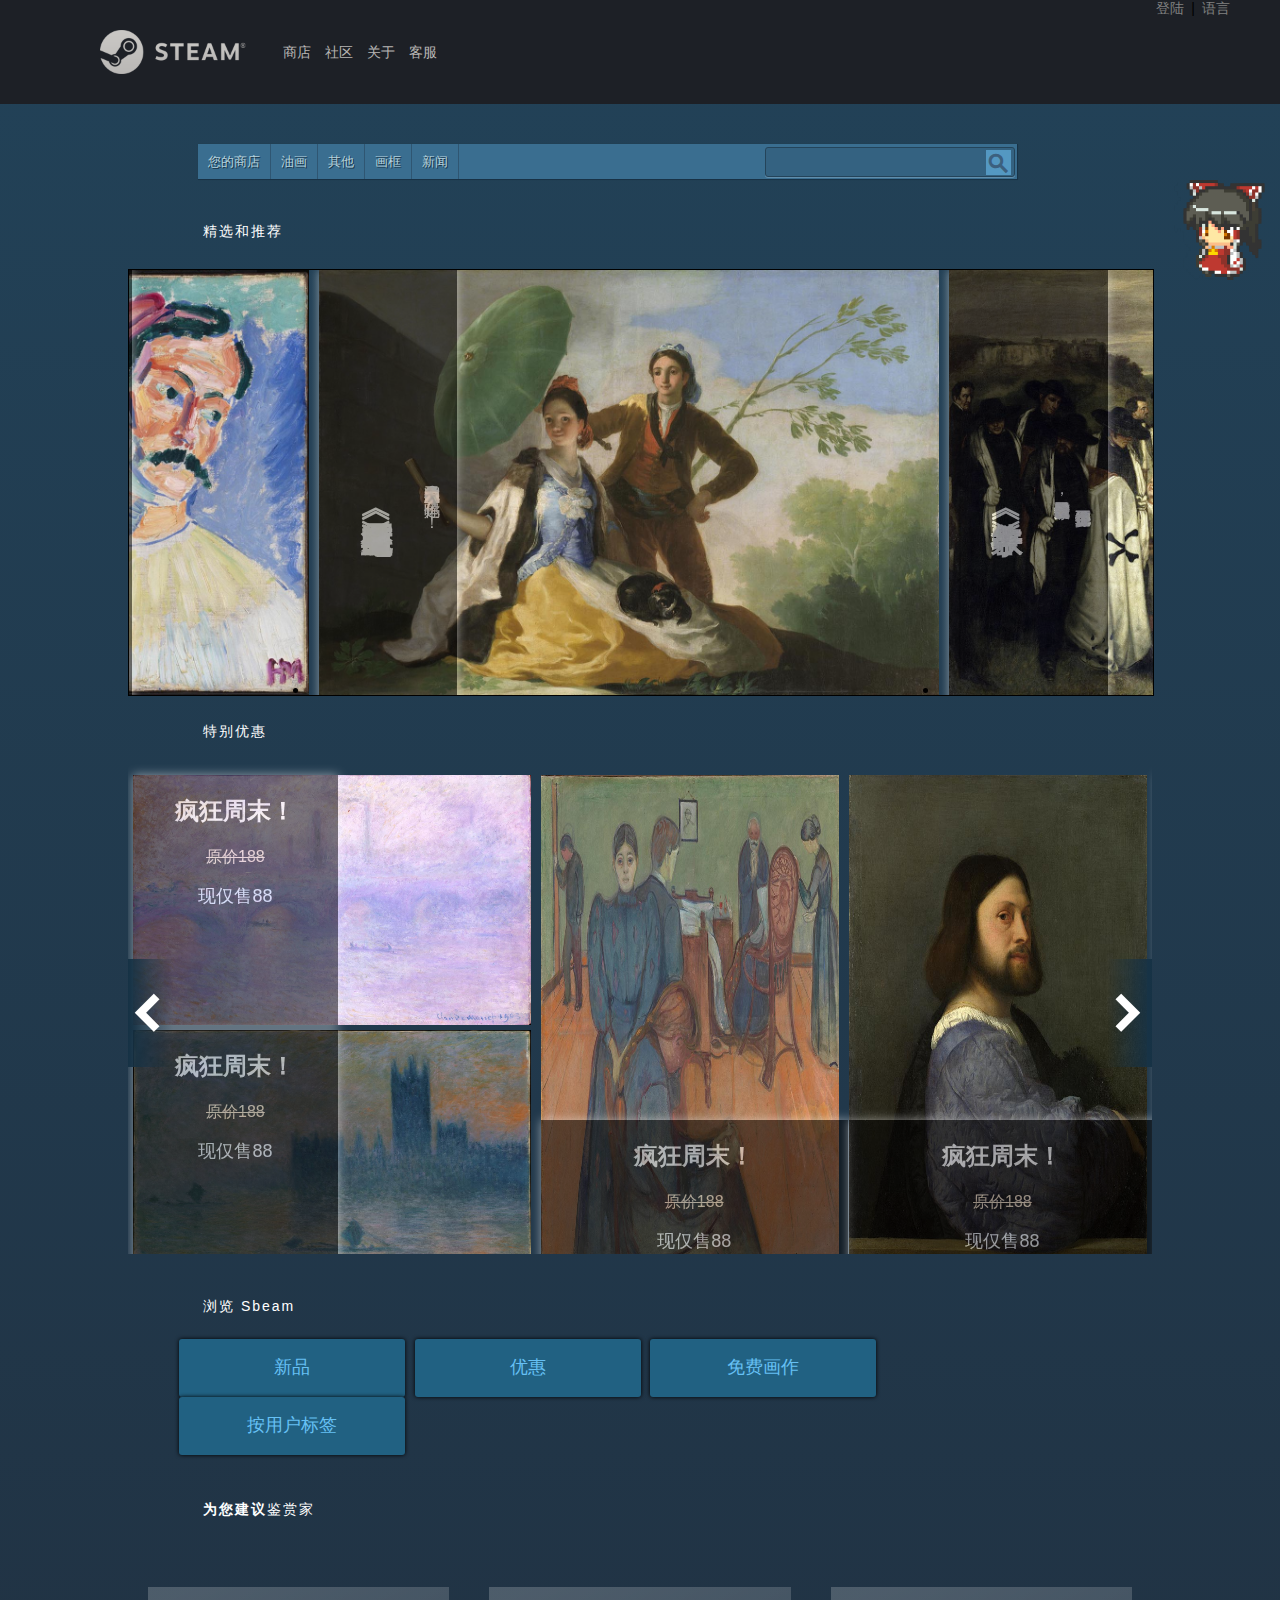
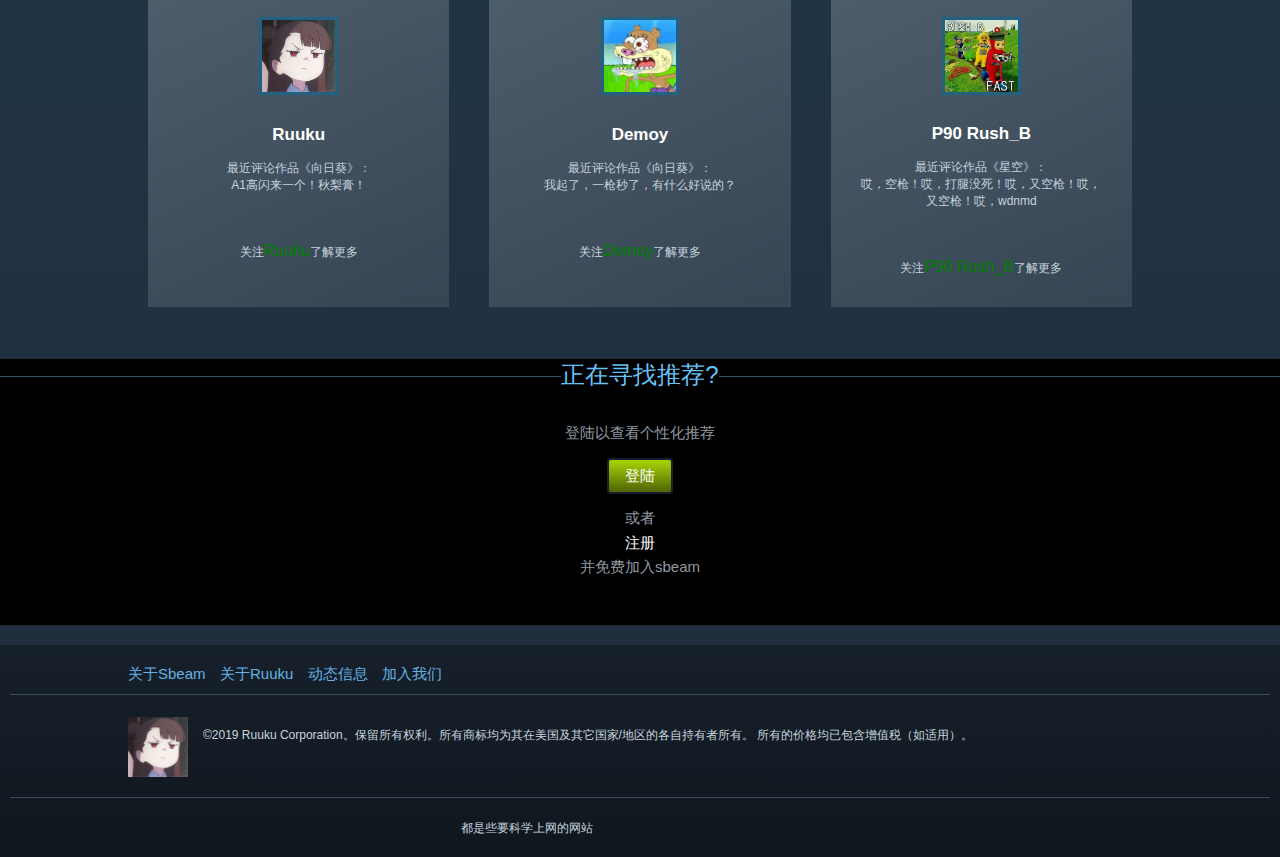
<file: index.html>
<!-- <!DOCTYPE html> -->
<html lang="zh">

<head>
    <meta charset="UTF-8">
    <title>欢迎来到 Sbeam </title>
    <link rel="stylesheet" type=text/css href="css\common_main.css">
    <link rel="stylesheet" type=text/css href="css\iconfont.css">
    <link rel="stylesheet" type=text/css href="./css/index_main.css">
    <link rel="stylesheet" type=text/css href="./css/index_ass.css">
    <link rel="stylesheet" type=text/css href="./css/index_leg.css">
    <link rel="stylesheet" type=text/css href="./css/index_tail.css">
</head>

<body>
    <div class="head">
        <div class="container">
            <div class="container_logo">
                <a href="">
                    <img src="image/globalheader_logo.png" width="176" height="44">
                </a>
            </div>
            <div class="container_category">
                <a href="">商店</a>
                <a href="">社区</a>
                <a href="">关于</a>
                <a href="">客服</a>
            </div>
            <div class="container_login">
                <a href="login.html">登陆</a><span>|</span>
                <a href="">语言</a>
            </div>
            <div class="container_login_unactive">
                <a href="person_center.html">User_U.N.</a><span>|</span>
                <a href="shoppingcart.html">购物车</a><span>|</span>
                <a style="cursor: pointer" id="exit">登出</a>
            </div>
        </div>
    </div>
    <!-- <div class="content"> -->
    <div class="main">
        <div class="main_category">
            <div class="main_director">
                <a href="index.html">您的商店</a>
                <a href="search.html">油画</a>
                <a href="search.html">其他</a>
                <a href="search.html">画框</a>
                <a href="search.html">新闻</a>
            </div>
            <div class="main_search">
                <form class="search_area">
                    <input type="text" name="keywords" class="search_text">
                    <button type="button" class="search_btn iconfont">&#xe61a;</button>
                </form>
            </div>
        </div>
        <div class="main_title">
            <h>精选和推荐</h>
        </div>
        <div class="main_recommend">
            <div id="div1">
                <ul href="art_detail.html" class="main_imgarea" id="main_imgarea">
                    <li id="scroll_1">
                        <img src="image/works/large/002020.jpg">
                        <div class="img_description">
                            <h1>《埃及人不黑》</h1>
                            <br>
                            <p>一位老人正在沉思，他在想什么？</p>
                        </div>
                    </li>
                    <li id="scroll_2">
                        <img src="image/works/large/008020.jpg">
                        <div class="img_description">
                            <h1>《白雪公主没有眉毛》</h1><br>
                            <p>是谁剃掉了白雪公主的眉毛？是你吗？！</p>
                        </div>
                    </li>
                    <li id="scroll_3">
                        <img src="image/works/large/010020.jpg">
                        <div class="img_description">
                            <h1>《宗教斗争》</h1><br>
                            <p>看起来穿红色衣服的教徒们有些不耐烦了，<br>不过至少他们还在等待</p>
                        </div>
                    </li>
                    <li id="scroll_4">
                        <img src="image/works/large/118050.jpg">
                        <div class="img_description">
                            <h1>《恐怖片》</h1><br>
                            <p>注意看画面的左上角，好吓人，到底发生什么了？</p>
                        </div>
                    </li>
                    <li id="scroll_5">
                        <img src="image/works/large/127010.jpg">
                        <div class="img_description">
                            <h1>《三名刺客》</h1><br>
                            <p>看起来风车不是一个好的刺杀对象，<br>至少堂吉诃德会赞同的</p>
                        </div>
                    </li>
                    <li id="scroll_6">
                        <img src="image/works/large/137010.jpg">
                        <div class="img_description">
                            <h1>《凯旋门》</h1><br>
                            <p>剧作家莎士比亚最喜欢嘲讽法国的英雄，<br>在他笔下凯旋门也是腐朽的样子</p>
                        </div>
                    </li>
                </ul>
            </div>
        </div>
    </div>
    <div class="ass">
        <div class="ass_title">
            <h>特别优惠</h>
        </div>
        <div id="ass_adv">
            <ul>
                <li class="ass_adv_li">
                    <div class="ass_adv11">
                        <div class="ass_adv1">
                            <img src="image/works/large/132050.jpg">
                            <div class="ass_adv1_description_1">
                                <div class="description_text">
                                    <h2 style="color:white">疯狂周末！</h2>
                                    <p style="color:blanchedalmond; text-decoration: line-through">原价188</p>
                                    <span style="color:aliceblue; font-size:18px;">现仅售88</span>
                                </div>
                            </div>
                        </div>
                        <div class="ass_adv1">
                            <img src="image/works/large/137030.jpg">
                            <div class="ass_adv1_description_2">
                                <div class="description_text">
                                    <h2 style="color:white">疯狂周末！</h2>
                                    <p style="color:blanchedalmond; text-decoration: line-through">原价188</p>
                                    <span style="color:aliceblue; font-size:18px;">现仅售88</span>
                                </div>

                            </div>
                        </div>
                    </div>
                    <div class="ass_adv2">
                        <img src="image/works/large/141020.jpg">
                        <div class="ass_adv2_description">
                            <div class="description_text">
                                <h2 style="color:white">疯狂周末！</h2>
                                <p style="color:blanchedalmond; text-decoration: line-through">原价188</p>
                                <span style="color:aliceblue; font-size:18px;">现仅售88</span>
                            </div>
                        </div>
                    </div>
                    <div class="ass_adv2">
                        <img src="image/works/large/141020.jpg">
                        <div class="ass_adv2_description">
                            <div class="description_text">
                                <h2 style="color:white">疯狂周末！</h2>
                                <p style="color:blanchedalmond; text-decoration: line-through">原价188</p>
                                <span style="color:aliceblue; font-size:18px;">现仅售88</span>
                            </div>
                        </div>
                    </div>

                </li>
                <li class="ass_adv_li">
                    <div class="ass_adv11">
                        <div class="ass_adv1">
                            <img src="image/works/large/017080.jpg">
                            <div class="ass_adv1_description_1">
                                <div class="description_text">
                                    <h2 style="color:white">疯狂周末！</h2>
                                    <p style="color:blanchedalmond; text-decoration: line-through">原价188</p>
                                    <span style="color:aliceblue; font-size:18px;">现仅售88</span>
                                </div>
                            </div>
                        </div>
                        <div class="ass_adv1">
                            <img src="image/works/large/017070.jpg">
                            <div class="ass_adv1_description_2">
                                <div class="description_text">
                                    <h2 style="color:white">疯狂周末！</h2>
                                    <p style="color:blanchedalmond; text-decoration: line-through">原价188</p>
                                    <span style="color:aliceblue; font-size:18px;">现仅售88</span>
                                </div>
                            </div>
                        </div>
                    </div>
                    <div class="ass_adv2">
                        <img src="image/works/large/024020.jpg">
                        <div class="ass_adv2_description">
                            <div class="description_text">
                                <h2 style="color:white">疯狂周末！</h2>
                                <p style="color:blanchedalmond; text-decoration: line-through">原价188</p>
                                <span style="color:aliceblue; font-size:18px;">现仅售88</span>
                            </div>
                        </div>
                    </div>
                    <div class="ass_adv2">
                        <img src="image/works/large/100010.jpg">
                        <div class="ass_adv2_description">
                            <div class="description_text">
                                <h2 style="color:white">疯狂周末！</h2>
                                <p style="color:blanchedalmond; text-decoration: line-through">原价188</p>
                                <span style="color:aliceblue; font-size:18px;">现仅售88</span>
                            </div>
                        </div>
                    </div>

                </li>

            </ul>
        </div>
        <div class="ass_arrow">
            <div id="ass_arrow_left" class="ass_arrow_left iconfont">
                <a style="cursor: pointer">&#xe618;</a>
            </div>
            <div id="ass_arrow_right" class="ass_arrow_right iconfont">
                <a style="cursor: pointer">&#xe615;</a>
            </div>
        </div>
    </div>
    <div class="leg">
        <div class="leg_title">
            <h>浏览 Sbeam</h>
        </div>
        <div class="leg_button">
            <a href="search.html">新品</a>
            <a href="search.html">优惠</a>
            <a href="search.html">免费画作</a>
            <a href="search.html">按用户标签</a>
        </div>
        <div class="leg_name">
            <h><b>为您建议</b>鉴赏家</h>
        </div>
        <div class="leg_recommend">
            <div id="table">
                <div>
                    <img src="image/jas.jpg">
                    <h2>Ruuku</h2>
                    <p>最近评论作品《向日葵》：<br>A1高闪来一个！秋梨膏！</p>
                    <br>
                    <br>
                    <span>关注</span><a href="art_detail.html">Ruuku</a><span>了解更多</span>

                </div>
                <div>
                    <img src="image/jas2.jpg">
                    <h2>Demoy</h2>
                    <p>最近评论作品《向日葵》：<br>我起了，一枪秒了，有什么好说的？
                    </p>
                    <br>
                    <br>
                    <span>关注</span><a href="art_detail.html">Demoy</a><span>了解更多</span>
                </div>
                <div>
                    <img src="image/jas3.jpg">
                    <h2>P90 Rush_B</h2>
                    <p>最近评论作品《星空》：<br>哎，空枪！哎，打腿没死！哎，又空枪！哎，又空枪！哎，wdnmd
                    </p>
                    <br>
                    <br>
                    <span>关注</span><a href="art_detail.html">P90 Rush_B</a><span>了解更多</span>
                </div>
            </div>

        </div>
    </div>
    <div class="tail">
        <div class="tail_title">
            <span>正在寻找推荐?</span>
        </div>
        <div class="tail_content">
            <p>登陆以查看个性化推荐</p>
            <div class="tail_button">
                <a href="login.html" class="tail_button_a">
                    <span>登陆</span>
                </a>
            </div>
            <br>
            <p>或者<a href="register.html">注册</a>并免费加入sbeam</p>
        </div>
    </div>
    <footer>
        <div class="footer_adv">
            <a href="">关于Sbeam</a>
            <a href="">关于Ruuku</a>
            <a href="">动态信息</a>
            <a href="">加入我们</a>
        </div>
        <div class="sap_footer"></div>
        <div class="footer_content">
            <div class="footer_img">
                <img src="image/jas.jpg">
            </div>
            <div class="footer_text">
                <p2>
                    ©2019 Ruuku Corporation。保留所有权利。所有商标均为其在美国及其它国家/地区的各自持有者所有。
                    所有的价格均已包含增值税（如适用）。</p2>
            </div>
        </div>
        <div class="sap_footer"></div>
        <div class="admission">
            <p2>都是些要科学上网的网站</p2>
        </div>
    </footer>

    <div class="pet" draggable="false">
        <div class="pet_conversation">
            <p id="conversation_text"></p>
        </div>
        <img src="image/pet.png" id="pet">
    </div>

    <script src="javaScript\recommend.js"></script>
    <script src="javaScript\recommend_hide.js"></script>
    <script src="javaScript\adv.js"></script>
    <script src="javaScript/loginByCookie.js"></script>

</body>

</html>
</file>
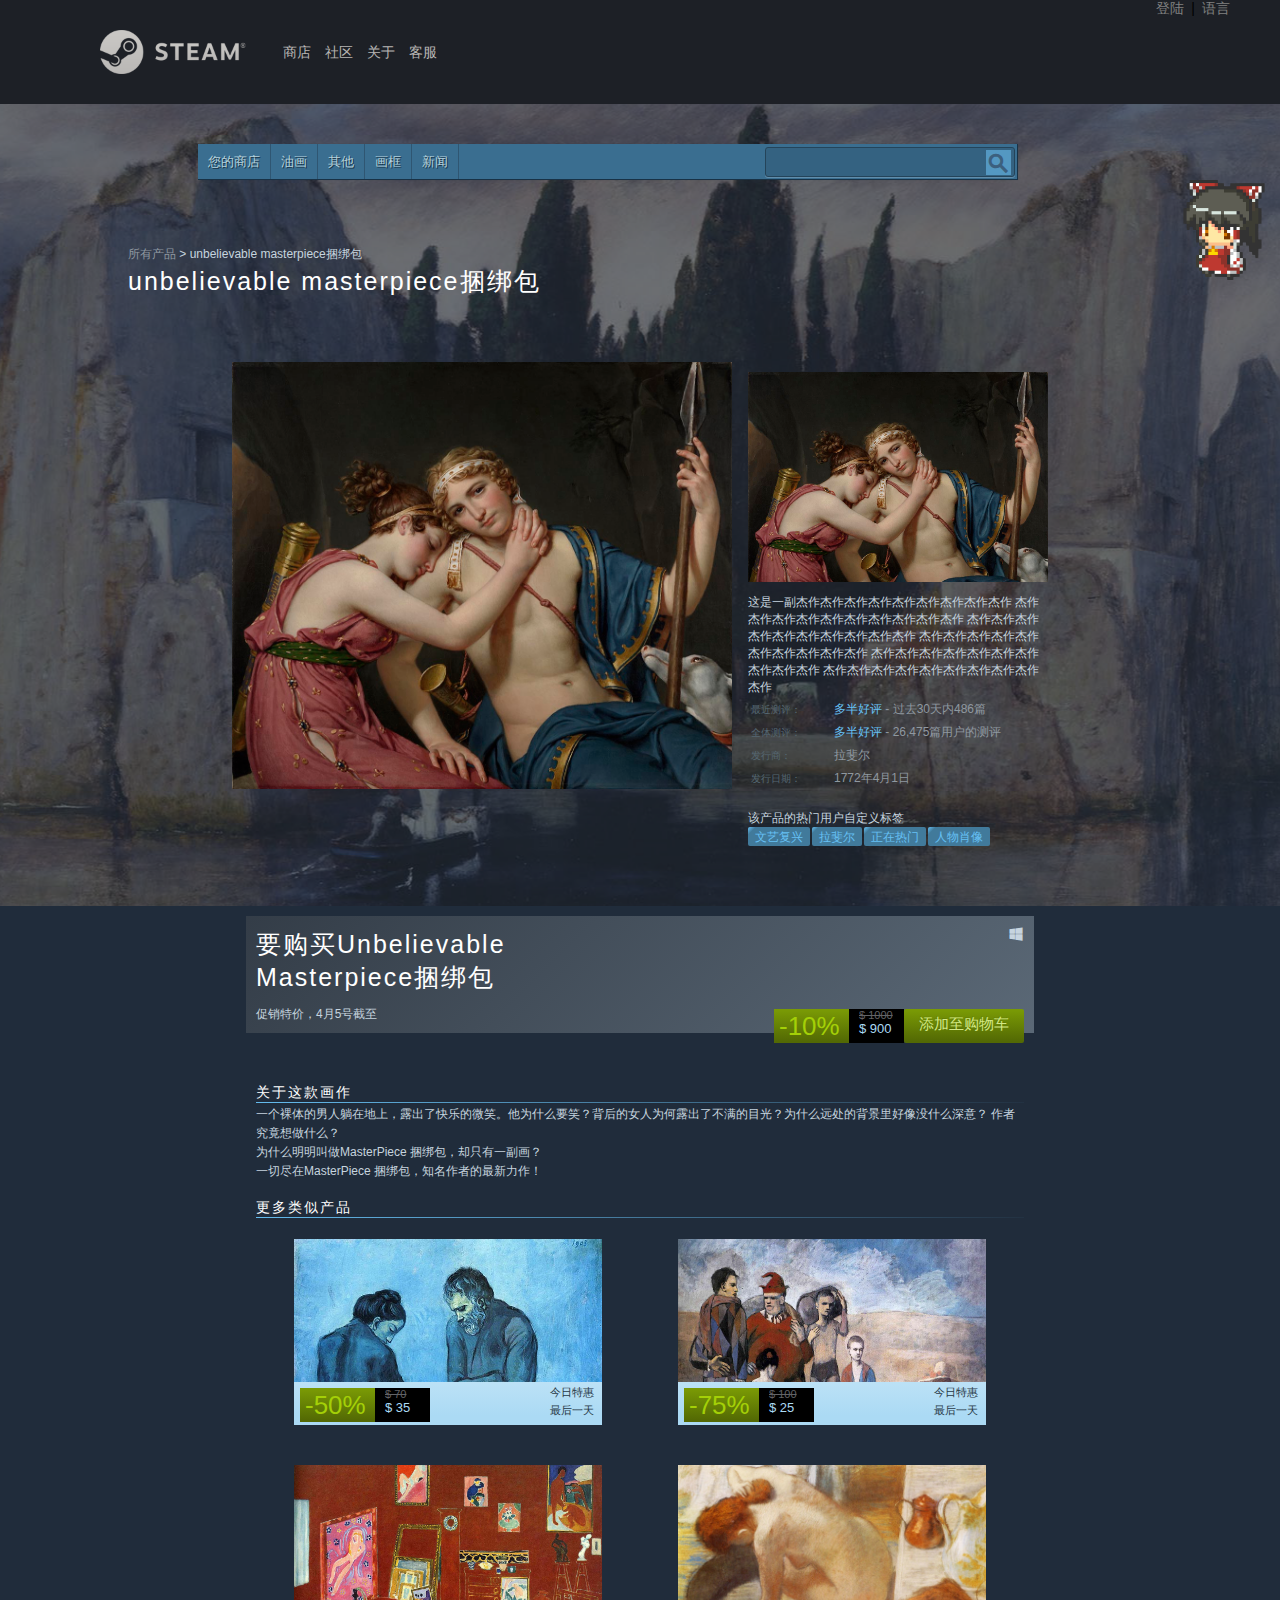
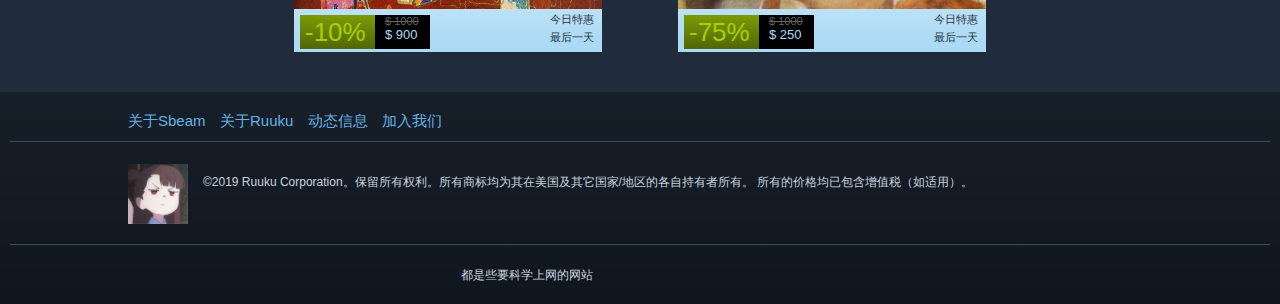
<file: art_detail.html>
<!DOCTYPE html>
<html lang="en">

<head>
    <meta charset="UTF-8">
    <meta name="viewport" content="width=device-width, initial-scale=1.0">
    <meta http-equiv="X-UA-Compatible" content="ie=edge">
    <title>画作详情</title>
    <link rel="stylesheet" type=text/css href="css\common_main.css">
    <link rel="stylesheet" type=text/css href="css\iconfont.css">
    <link rel="stylesheet" type=text/css href="css\art_detail_mainarea.css">
</head>

<body>

    <body>
        <div class="head">
            <div class="container">
                <div class="container_logo">
                    <a href="index.html">
                        <img src="image/globalheader_logo.png" width="176" height="44">
                    </a>
                </div>
                <div class="container_category">
                    <a href="index.html">商店</a>
                    <a href="">社区</a>
                    <a href="">关于</a>
                    <a href="">客服</a>
                </div>
                <div class="container_login">
                    <a href="login.html">登陆</a><span>|</span>
                    <a href="">语言</a>
                </div>
                <div class="container_login_unactive">
                    <a href="person_center.html">User_U.N.</a><span>|</span>
                    <a href="shoppingcart.html">购物车</a><span>|</span>
                    <a style="cursor: pointer" id="exit">登出</a>            
                    </div>    
            </div>
        </div>
        <div class="necessary_background">
            <div class="main">
                <div class="main_category">
                    <div class="main_director">
                        <a href="index.html">您的商店</a>
                        <a href="search.html">油画</a>
                        <a href="search.html">其他</a>
                        <a href="search.html">画框</a>
                        <a href="search.html">新闻</a>
                    </div>
                    <div class="main_search">
                        <form class="search_area">
                            <input type="text" name="keywords" class="search_text">
                            <button type="button" value="&#xe61a;" class="search_btn iconfont">&#xe61a;</button>
                        </form>
                    </div>
                </div>
            </div>
            <div class="title">
                <p><a style="cursor:pointer;" id="back_button">所有产品</a> > unbelievable masterpiece捆绑包</p>
                <h1>unbelievable masterpiece捆绑包</h1>
            </div>
            <div class="main_area">
                <div class="img_area">
                    <div class="img_scroll">
                        <div class="img_active">
                            <img src="image/works/large/005090.jpg">
                        </div>
                        <div class="img_choice">
                        </div>
                    </div>
                    <div class="img_detail">
                        <div class="img_overview">
                            <img src="image/works/large/005090.jpg">
                        </div>
                        <div class="img_description">
                            <p>这是一副杰作杰作杰作杰作杰作杰作杰作杰作杰作
                                杰作杰作杰作杰作杰作杰作杰作杰作杰作杰作
                                杰作杰作杰作杰作杰作杰作杰作杰作杰作杰作
                                杰作杰作杰作杰作杰作杰作杰作杰作杰作杰作
                                杰作杰作杰作杰作杰作杰作杰作杰作杰作杰作
                                杰作杰作杰作杰作杰作杰作杰作杰作杰作杰作
                            </p>
                            <table>
                                <tr>
                                    <td>
                                        <span>最近测评：</span>
                                    </td>
                                    <td>
                                        <a href="">多半好评<span> - 过去30天内486篇</span></a>
                                    </td>
                                </tr>
                                <tr>
                                    <td>
                                        <span>全体测评：</span>
                                    </td>
                                    <td>
                                        <a href="">多半好评<span> - 26,475篇用户的测评</span></a>
                                    </td>
                                </tr>
                                <tr>
                                    <td>
                                        <span>发行商：</span>
                                    </td>
                                    <td><a href="search.html"><span>拉斐尔</span></a>
                                    </td>
                                </tr>
                                <tr>
                                    <td>
                                        <span>发行日期：</span>
                                    </td>
                                    <td><a href=""><span>1772年4月1日</span></a>
                                    </td>
                                </tr>
                            </table>
                            <br>
                            <span>该产品的热门用户自定义标签</span>
                            <div class="label_area">
                                <div class="label"><span>文艺复兴</span></div>
                                <div class="label"><span>拉斐尔</span></div>
                                <div class="label"><span>正在热门</span></div>
                                <div class="label"><span>人物肖像</span></div>
                            </div>
                        </div>
                    </div>
                </div>
            </div>
        </div>
        <div class="cart">
            <div class="detail">
                <h1>要购买Unbelievable Masterpiece捆绑包</h1>
                <p>促销特价，4月5号截至</p>
            </div>
            <div class="icon_iconfont">
                <span class="iconfont">&#xe63b;</span>
            </div>
        </div>
        <div class="a_detail">
            <div class="discount">
                <div class="discount_green">
                    <span>-10%</span>
                </div>
                <div class="discount_price">
                    <div class="org">
                        $ 1000
                    </div>
                    <div class="now">
                        $ 900
                    </div>
                </div>
                <div class="buy_button">
                    <a style="cursor: pointer" id="buy">
                        <span>添加至购物车</span>
                    </a>
                </div>
            </div>
        </div>
        <div class="addition">
            <div class="description">
                <div class="extitle">
                    <span>关于这款画作</span>
                </div>
                <div class="sap"></div>
                <div class="description_text">
                    <span>
                        一个裸体的男人躺在地上，露出了快乐的微笑。他为什么要笑？背后的女人为何露出了不满的目光？为什么远处的背景里好像没什么深意？
                        作者究竟想做什么？
                        <br>
                        为什么明明叫做MasterPiece 捆绑包，却只有一副画？
                        <br>
                        一切尽在MasterPiece 捆绑包，知名作者的最新力作！
                    </span>
                </div>
            </div>
            <br>
            <div class="related">
                <div class="extitle">
                    <span>更多类似产品</span>
                </div>
                <div class="sap"></div>
                <div class="adv_area">
                    <div class="adv" id="adv_1">
                        <div class="adv_img">
                            <img src="image/works/large/001020.jpg">
                        </div>
                        <div class="adv_detail">
                            <div class="discount">
                                <div class="discount_green">
                                    <span>-50%</span>
                                </div>
                                <div class="discount_price">
                                    <div class="org">
                                        $ 70
                                    </div>
                                    <div class="now">
                                        $ 35
                                    </div>
                                </div>
                            </div>
                            <div class="rest_time">
                                <span>今日特惠</span>
                                <br>
                                <span>最后一天</span>
                            </div>
                        </div>
                        <div class="egg">
                            <h>《盲生，你发现了华点》</h>
                        </div>
                    </div>
                    <div class="adv" id="adv_2">
                        <div class="adv_img">
                            <img src="image/works/large/001080.jpg">
                        </div>
                        <div class="adv_detail">
                            <div class="discount">
                                <div class="discount_green">
                                    <span>-75%</span>
                                </div>
                                <div class="discount_price">
                                    <div class="org">
                                        $ 100
                                    </div>
                                    <div class="now">
                                        $ 25
                                    </div>
                                </div>
                            </div>
                            <div class="rest_time">
                                <span>今日特惠</span>
                                <br>
                                <span>最后一天</span>
                            </div>
                        </div>
                        <div class="egg">
                            <h>《我不知道该写点什么》</h>
                        </div>
                    </div>
                    <div class="adv" id="adv_3">
                        <div class="adv_img">
                            <img src="image/works/large/002040.jpg">
                        </div>
                        <div class="adv_detail">
                            <div class="discount">
                                <div class="discount_green">
                                    <span>-10%</span>
                                </div>
                                <div class="discount_price">
                                    <div class="org">
                                        $ 1000
                                    </div>
                                    <div class="now">
                                        $ 900
                                    </div>
                                </div>
                            </div>
                            <div class="rest_time">
                                <span>今日特惠</span>
                                <br>
                                <span>最后一天</span>
                            </div>
                        </div>
                        <div class="egg">
                            <h>《你可真是一个小吉尔鬼》</h>
                        </div>
                    </div>
                    <div class="adv" id="adv_4">
                        <div class="adv_img">
                            <img src="image/works/large/015100.jpg">
                        </div>
                        <div class="adv_detail">
                            <div class="discount">
                                <div class="discount_green">
                                    <span>-75%</span>
                                </div>
                                <div class="discount_price">
                                    <div class="org">
                                        $ 1000
                                    </div>
                                    <div class="now">
                                        $ 250
                                    </div>
                                </div>
                            </div>
                            <div class="rest_time">
                                <span>今日特惠</span>
                                <br>
                                <span>最后一天</span>
                            </div>
                        </div>
                        <div class="egg">
                            <h>《最后一个都要看？你好无聊欸》</h>
                        </div>
                    </div>
                </div>
            </div>
        </div>
        </div>
        <footer>
                <div class="footer_adv">
                        <a href="">关于Sbeam</a>
                        <a href="">关于Ruuku</a>
                        <a href="">动态信息</a>
                        <a href="">加入我们</a>
                </div>
                <div class="sap_footer"></div>
                <div class="footer_content">
                    <div class="footer_img">
                        <img src="image/jas.jpg">
                    </div>
                    <div class="footer_text">
                        <p2>
                            ©2019 Ruuku Corporation。保留所有权利。所有商标均为其在美国及其它国家/地区的各自持有者所有。
                            所有的价格均已包含增值税（如适用）。</p2>
                    </div>
                </div>
                <div class="sap_footer"></div>
                <div class="admission">
                    <p2>都是些要科学上网的网站</p2>
                </div>
            </footer>
            <div class="pet">
                    <div class="pet_conversation">
                        <p id="conversation_text"></p>
                    </div>
                    <img src="image/pet.png" id="pet">
                </div>
        
            



<script src="javaScript/art_detail.js"></script>    
<script src="javaScript/loginByCookie.js"></script>
<script src="javaScript/other_adv.js"></script>


    </body>

</html>
</file>
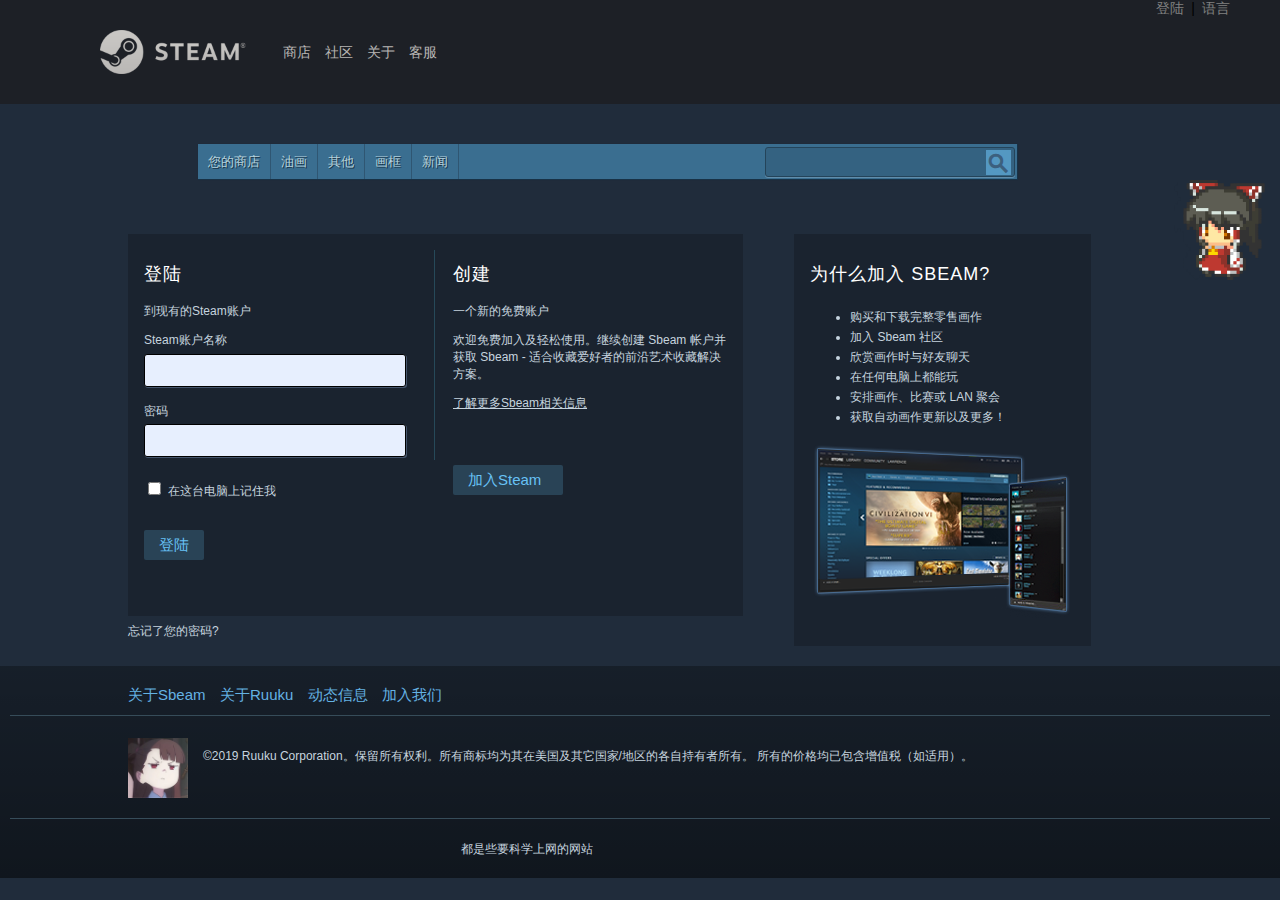
<file: login.html>
<!DOCTYPE html>
<html lang="zh">

<head>
    <meta charset="UTF-8">
    <meta name="viewport" content="width=device-width, initial-scale=1.0">
    <meta http-equiv="X-UA-Compatible" content="ie=edge">
    <title>登录</title>
    <link rel="stylesheet" type=text/css href="css\iconfont.css">
    <link rel="stylesheet" type=text/css href="css\common_main.css">
    <link rel="stylesheet" type=text/css href="css\login_mainarea.css">
</head>

<body>
    <div class="head">
        <div class="container">
            <div class="container_logo">
                <a href="index.html">
                    <img src="image/globalheader_logo.png" width="176" height="44">
                </a>
            </div>
            <div class="container_category">
                <a href="index.html">商店</a>
                <a href="">社区</a>
                <a href="">关于</a>
                <a href="">客服</a>
            </div>
            <div class="container_login">
                <a href="login.html">登陆</a><span>|</span>
                <a href="">语言</a>
            </div>
            <div class="container_login_unactive">
                <a href="person_center.html">User_U.N.</a><span>|</span>
                <a href="shoppingcart.html">购物车</a><span>|</span>
                <a style="cursor: pointer" id="exit">登出</a>            
            </div>

        </div>
    </div>
    <div class="main">
        <div class="main_category">
            <div class="main_director">
                <a href="index.html">您的商店</a>
                <a href="search.html">油画</a>
                <a href="search.html">其他</a>
                <a href="search.html">画框</a>
                <a href="search.html">新闻</a>
            </div>
            <div class="main_search">
                <form class="search_area">
                    <input type="text" name="keywords" class="search_text">
                    <button type="button" class="search_btn iconfont">&#xe61a;</button>
                </form>
            </div>
        </div>
    </div>
    <div class="register">
        <div class="register_area">
            <div class="register_area_color">
                <div class="register_login">
                    <h1>登陆</h1>
                    <p>到现有的Steam账户</p>
                    <form class="form" id="form" onsubmit="false">
                        <p id="id_description"></p>
                        <p>Steam账户名称</p>
                        <input type="text" class="type_input" id="username">
                        <p>密码</p>
                        <input type="password" class="type_input" id="password">
                        <br>
                        <br>
                        <input type="checkbox" name="confirm">
                        <p1>在这台电脑上记住我</p1>
                        <br>
                        <button id="login_button" type="button" class="submit" onsubmit="false">登陆</button>
                    </form>
                </div>
                <div class="register_sap">
                </div>
                <div class="register_register">
                    <h1>创建</h1>
                    <p>一个新的免费账户</p>
                    <p>欢迎免费加入及轻松使用。继续创建 Sbeam 帐户并获取 Sbeam - 适合收藏爱好者的前沿艺术收藏解决方案。 </p>
                    <a href="">了解更多Sbeam相关信息</a>
                    <a class="button" href="register.html"><span>加入Steam</span></a>
                </div>
            </div>
            <div class="register_addition">
                <a href="">忘记了您的密码?</a>
            </div>
        </div>
        <div class="register_reason">
            <h1>为什么加入 SBEAM?</h1>
            <ul>
                <li>购买和下载完整零售画作</li>
                <li>加入 Sbeam 社区</li>
                <li>欣赏画作时与好友聊天</li>
                <li>在任何电脑上都能玩</li>
                <li>安排画作、比赛或 LAN 聚会</li>
                <li>获取自动画作更新以及更多！</li>
            </ul>
            <img src="image/why_join_preview.png">
        </div>
    </div>
    <footer>
            <div class="footer_adv">
                    <a href="">关于Sbeam</a>
                    <a href="">关于Ruuku</a>
                    <a href="">动态信息</a>
                    <a href="">加入我们</a>
            </div>
            <div class="sap_footer"></div>
            <div class="footer_content">
                <div class="footer_img">
                    <img src="image/jas.jpg">
                </div>
                <div class="footer_text">
                    <p2>
                        ©2019 Ruuku Corporation。保留所有权利。所有商标均为其在美国及其它国家/地区的各自持有者所有。
                        所有的价格均已包含增值税（如适用）。</p2>
                </div>
            </div>
            <div class="sap_footer"></div>
            <div class="admission">
                <p2>都是些要科学上网的网站</p2>
            </div>
        </footer>

        <div class="pet">
                <div class="pet_conversation">
                    <p id="conversation_text"></p>
                </div>
                <img src="image/pet.png"  id="pet">
            </div>
    

<script src="javaScript/login.js"></script>
<script src="javaScript/search_empty.js"></script>
</body>

</html>
</file>
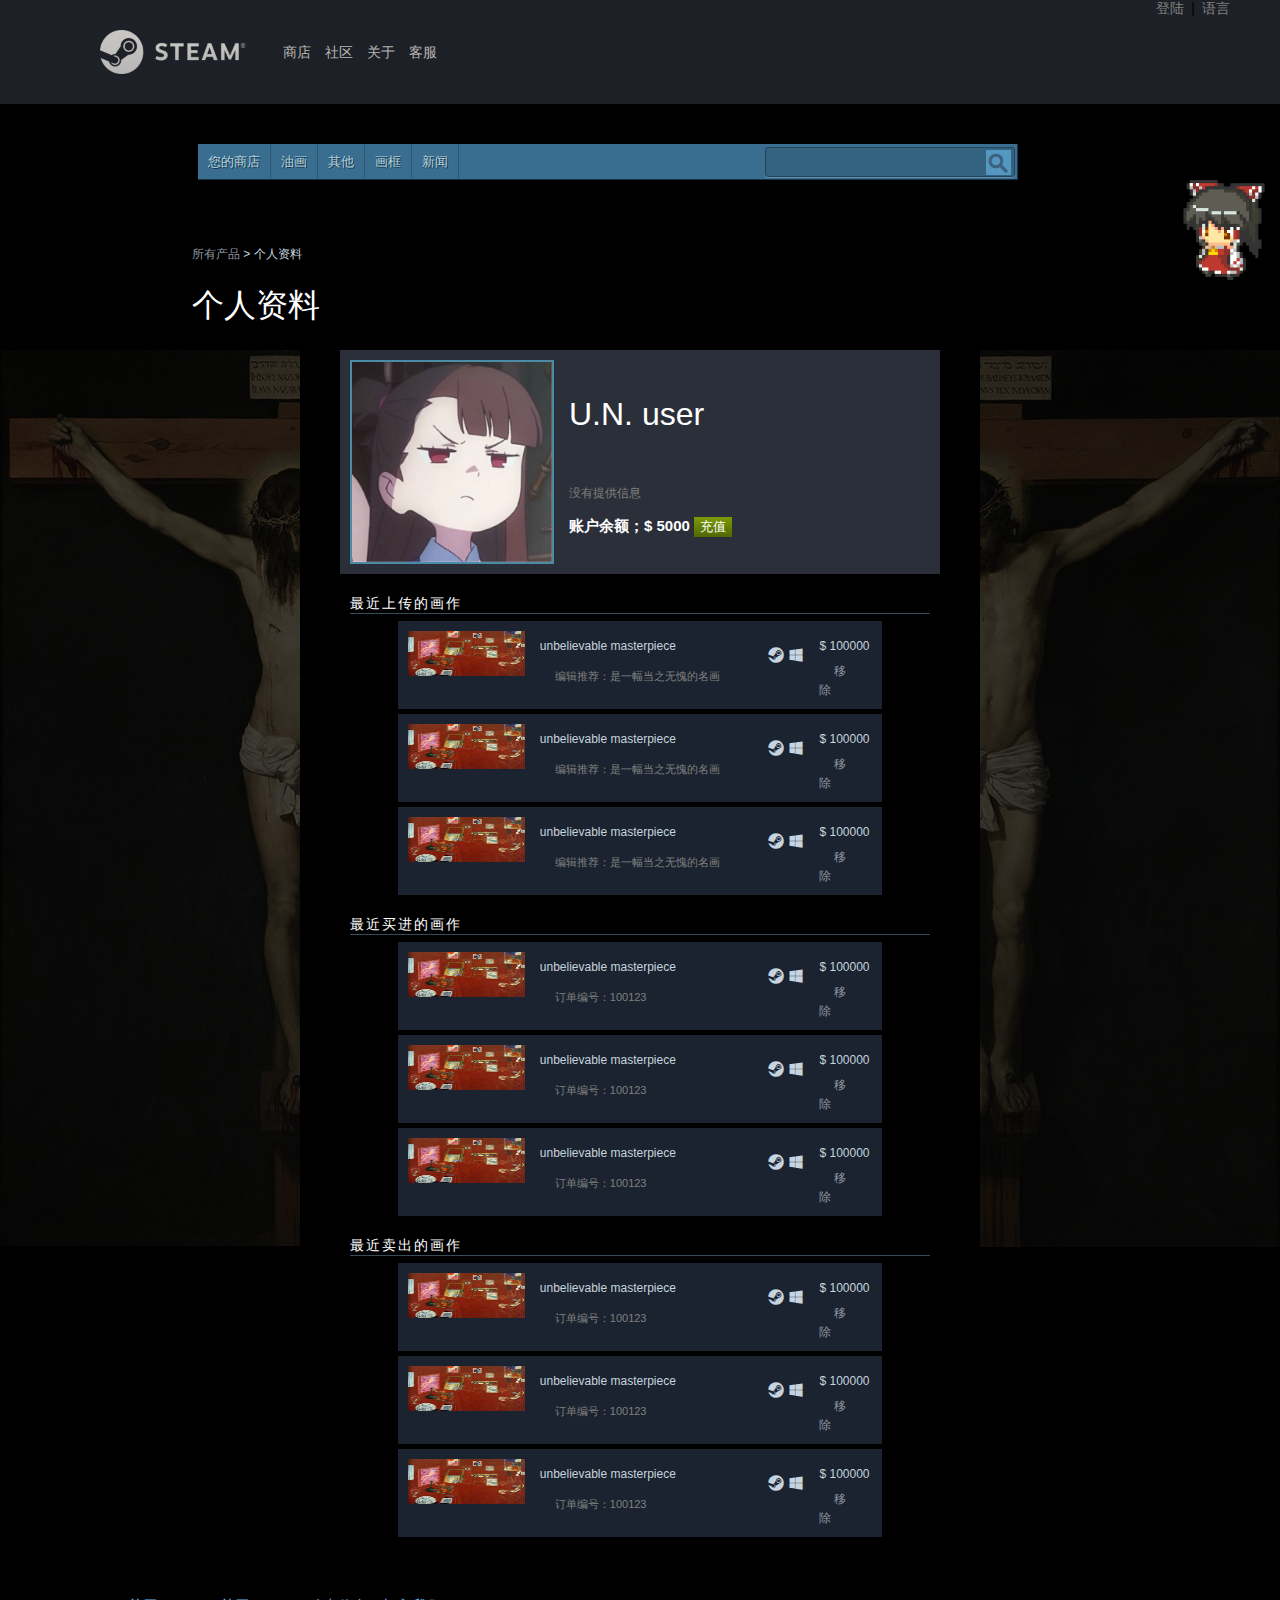
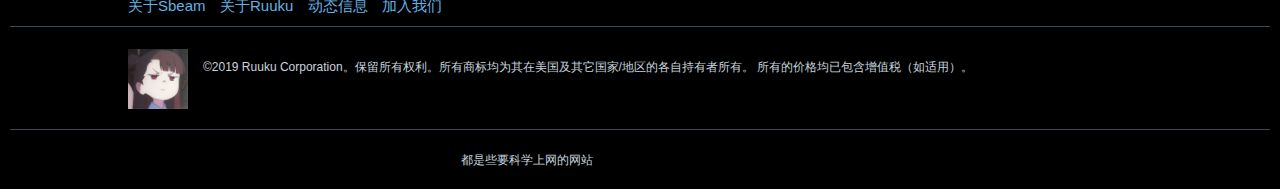
<file: person_center.html>
<!DOCTYPE html>
<html lang="en">

<head>
    <meta charset="UTF-8">
    <meta name="viewport" content="width=device-width, initial-scale=1.0">
    <meta http-equiv="X-UA-Compatible" content="ie=edge">
    <title>不知名用户的主页</title>
    <link rel="stylesheet" type=text/css href="css\iconfont.css">
    <link rel="stylesheet" type=text/css href="css\common_main.css">
    <link rel="stylesheet" type=text/css href="css\person_mainarea.css">
</head>

<body>
    <div class="head">
        <div class="container">
            <div class="container_logo">
                <a href="index.html">
                    <img src="image/globalheader_logo.png" width="176" height="44">
                </a>
            </div>
            <div class="container_category">
                <a href="index.html">商店</a>
                <a href="">社区</a>
                <a href="">关于</a>
                <a href="">客服</a>
            </div>
            <div class="container_login">
                <a href="login.html">登陆</a><span>|</span>
                <a href="">语言</a>
            </div>
            <div class="container_login_unactive">
                <a href="person_center.html">User_U.N.</a><span>|</span>
                <a href="shoppingcart.html">购物车</a><span>|</span>
                <a style="cursor: pointer" id="exit">登出</a>
            </div>
        </div>
    </div>
    <div class="main">
        <div class="main_category">
            <div class="main_director">
                <a href="index.html">您的商店</a>
                <a href="search.html">油画</a>
                <a href="search.html">其他</a>
                <a href="search.html">画框</a>
                <a href="search.html">新闻</a>
            </div>
            <div class="main_search">
                <form class="search_area">
                    <input type="text" name="keywords" class="search_text">
                    <button type="button" class="search_btn iconfont">&#xe61a;</button>
                </form>
            </div>
        </div>
    </div>
    <div class="title">
        <p><a href="">所有产品</a> > 个人资料</p>
        <h1>个人资料</h1>
    </div>
    <div class="main_area">
        <div class="background">
            <img src="image/background_left.png">
        </div>
        <div class="information">
            <div class="ID">
                <div class="profile_photo">
                    <img src="image/jas.jpg">
                </div>
                <div class="rough">
                    <div class="name">
                        <h1>U.N. user</h1>
                    </div>
                    <div class="introduction">
                        <br>
                        <p>没有提供信息</p>
                        <p style="color:white; font-weight:bold; font-size:15px;">账户余额；$ 5000
                            <button id="top_up">充值</button>
                        </p>
                    </div>
                </div>
                <div class="medal">

                </div>
            </div>
            <div class="upload">
                <div class="extitle">
                    <span>最近上传的画作</span>
                </div>
                <div class="sap"></div>
                <div class="item" id="1">
                    <img class="item_img" src="image/works/small/002040.jpg">
                    <span>unbelievable masterpiece <br>
                        <span style="color:grey;font-size:11px;">编辑推荐：是一幅当之无愧的名画</span>
                    </span>
                    <div class="icon">
                        <span class=" iconfont">&#xe8a5;</span>
                        <span class=" iconfont">&#xe63b;</span>
                    </div>
                    <div class="price">
                        <span>$ 100000</span>
                        <br>
                        <a href="">移除</a>
                    </div>
                </div>
                <div class="item" id="1">
                    <img class="item_img" src="image/works/small/002040.jpg">
                    <span>unbelievable masterpiece <br>
                        <span style="color:grey;font-size:11px;">编辑推荐：是一幅当之无愧的名画</span>
                    </span>
                    <div class="icon">
                        <span class=" iconfont">&#xe8a5;</span>
                        <span class=" iconfont">&#xe63b;</span>
                    </div>
                    <div class="price">
                        <span>$ 100000</span>
                        <br>
                        <a href="">移除</a>
                    </div>
                </div>
                <div class="item" id="1">
                    <img class="item_img" src="image/works/small/002040.jpg">
                    <span>unbelievable masterpiece <br>
                        <span style="color:grey;font-size:11px;">编辑推荐：是一幅当之无愧的名画</span>
                    </span>
                    <div class="icon">
                        <span class=" iconfont">&#xe8a5;</span>
                        <span class=" iconfont">&#xe63b;</span>
                    </div>
                    <div class="price">
                        <span>$ 100000</span>
                        <br>
                        <a href="">移除</a>
                    </div>
                </div>
            </div>
            <div class="upload">
                <div class="extitle">
                    <span>最近买进的画作</span>
                </div>
                <div class="sap"></div>
                <div class="item" id="1">
                    <img class="item_img" src="image/works/small/002040.jpg">
                    <span>unbelievable masterpiece <br>
                        <span style="color:grey;font-size:11px;">订单编号：100123</span>
                    </span>
                    <div class="icon">
                        <span class=" iconfont">&#xe8a5;</span>
                        <span class=" iconfont">&#xe63b;</span>
                    </div>
                    <div class="price">
                        <span>$ 100000</span>
                        <br>
                        <a href="">移除</a>
                    </div>
                </div>
                <div class="item" id="1">
                    <img class="item_img" src="image/works/small/002040.jpg">
                    <span>unbelievable masterpiece <br>
                        <span style="color:grey;font-size:11px;">订单编号：100123</span>
                    </span>
                    <div class="icon">
                        <span class=" iconfont">&#xe8a5;</span>
                        <span class=" iconfont">&#xe63b;</span>
                    </div>
                    <div class="price">
                        <span>$ 100000</span>
                        <br>
                        <a href="">移除</a>
                    </div>
                </div>
                <div class="item" id="1">
                    <img class="item_img" src="image/works/small/002040.jpg">
                    <span>unbelievable masterpiece <br>
                        <span style="color:grey;font-size:11px;">订单编号：100123</span>
                    </span>
                    <div class="icon">
                        <span class=" iconfont">&#xe8a5;</span>
                        <span class=" iconfont">&#xe63b;</span>
                    </div>
                    <div class="price">
                        <span>$ 100000</span>
                        <br>
                        <a href="">移除</a>
                    </div>
                </div>
            </div>
            <div class="upload">
                <div class="extitle">
                    <span>最近卖出的画作</span>
                </div>
                <div class="sap"></div>
                <div class="item" id="1">
                    <img class="item_img" src="image/works/small/002040.jpg">
                    <span>unbelievable masterpiece
                        <br>
                        <span style="color:grey;font-size:11px;">订单编号：100123</span>
                    </span>
                    <div class="icon">
                        <span class=" iconfont">&#xe8a5;</span>
                        <span class=" iconfont">&#xe63b;</span>
                    </div>
                    <div class="price">
                        <span>$ 100000</span>
                        <br>
                        <a href="">移除</a>
                    </div>
                </div>
                <div class="item" id="1">
                    <img class="item_img" src="image/works/small/002040.jpg">
                    <span>unbelievable masterpiece <br>
                        <span style="color:grey;font-size:11px;">订单编号：100123</span>
                    </span>
                    <div class="icon">
                        <span class=" iconfont">&#xe8a5;</span>
                        <span class=" iconfont">&#xe63b;</span>
                    </div>
                    <div class="price">
                        <span>$ 100000</span>
                        <br>
                        <a href="">移除</a>
                    </div>
                </div>
                <div class="item" id="1">
                    <img class="item_img" src="image/works/small/002040.jpg">
                    <span>unbelievable masterpiece <br>
                        <span style="color:grey;font-size:11px;">订单编号：100123</span>
                    </span>
                    <div class="icon">
                        <span class=" iconfont">&#xe8a5;</span>
                        <span class=" iconfont">&#xe63b;</span>
                    </div>
                    <div class="price">
                        <span>$ 100000</span>
                        <br>
                        <a href="">移除</a>
                    </div>
                </div>
            </div>
        </div>
        <div class="background">
            <img src="image/background_right.png">
        </div>
    </div>
    <footer>
        <div class="footer_adv">
            <a href="">关于Sbeam</a>
            <a href="">关于Ruuku</a>
            <a href="">动态信息</a>
            <a href="">加入我们</a>
        </div>
        <div class="sap_footer"></div>
        <div class="footer_content">
            <div class="footer_img">
                <img src="image/jas.jpg">
            </div>
            <div class="footer_text">
                <p2>
                    ©2019 Ruuku Corporation。保留所有权利。所有商标均为其在美国及其它国家/地区的各自持有者所有。
                    所有的价格均已包含增值税（如适用）。</p2>
            </div>
        </div>
        <div class="sap_footer"></div>
        <div class="admission">
            <p2>都是些要科学上网的网站</p2>
        </div>
    </footer>

    <div id="QRcode">
        <img src="/image/QRcode.png">
    </div>
    <div class="pet">
            <div class="pet_conversation">
                <p id="conversation_text"></p>
            </div>
            <img src="image/pet.png"  id="pet">
        </div>


    <script src="javaScript/loginByCookie.js"></script>
    <script src="javaScript/person_mainarea.js"></script>

</body>

</html>
</file>
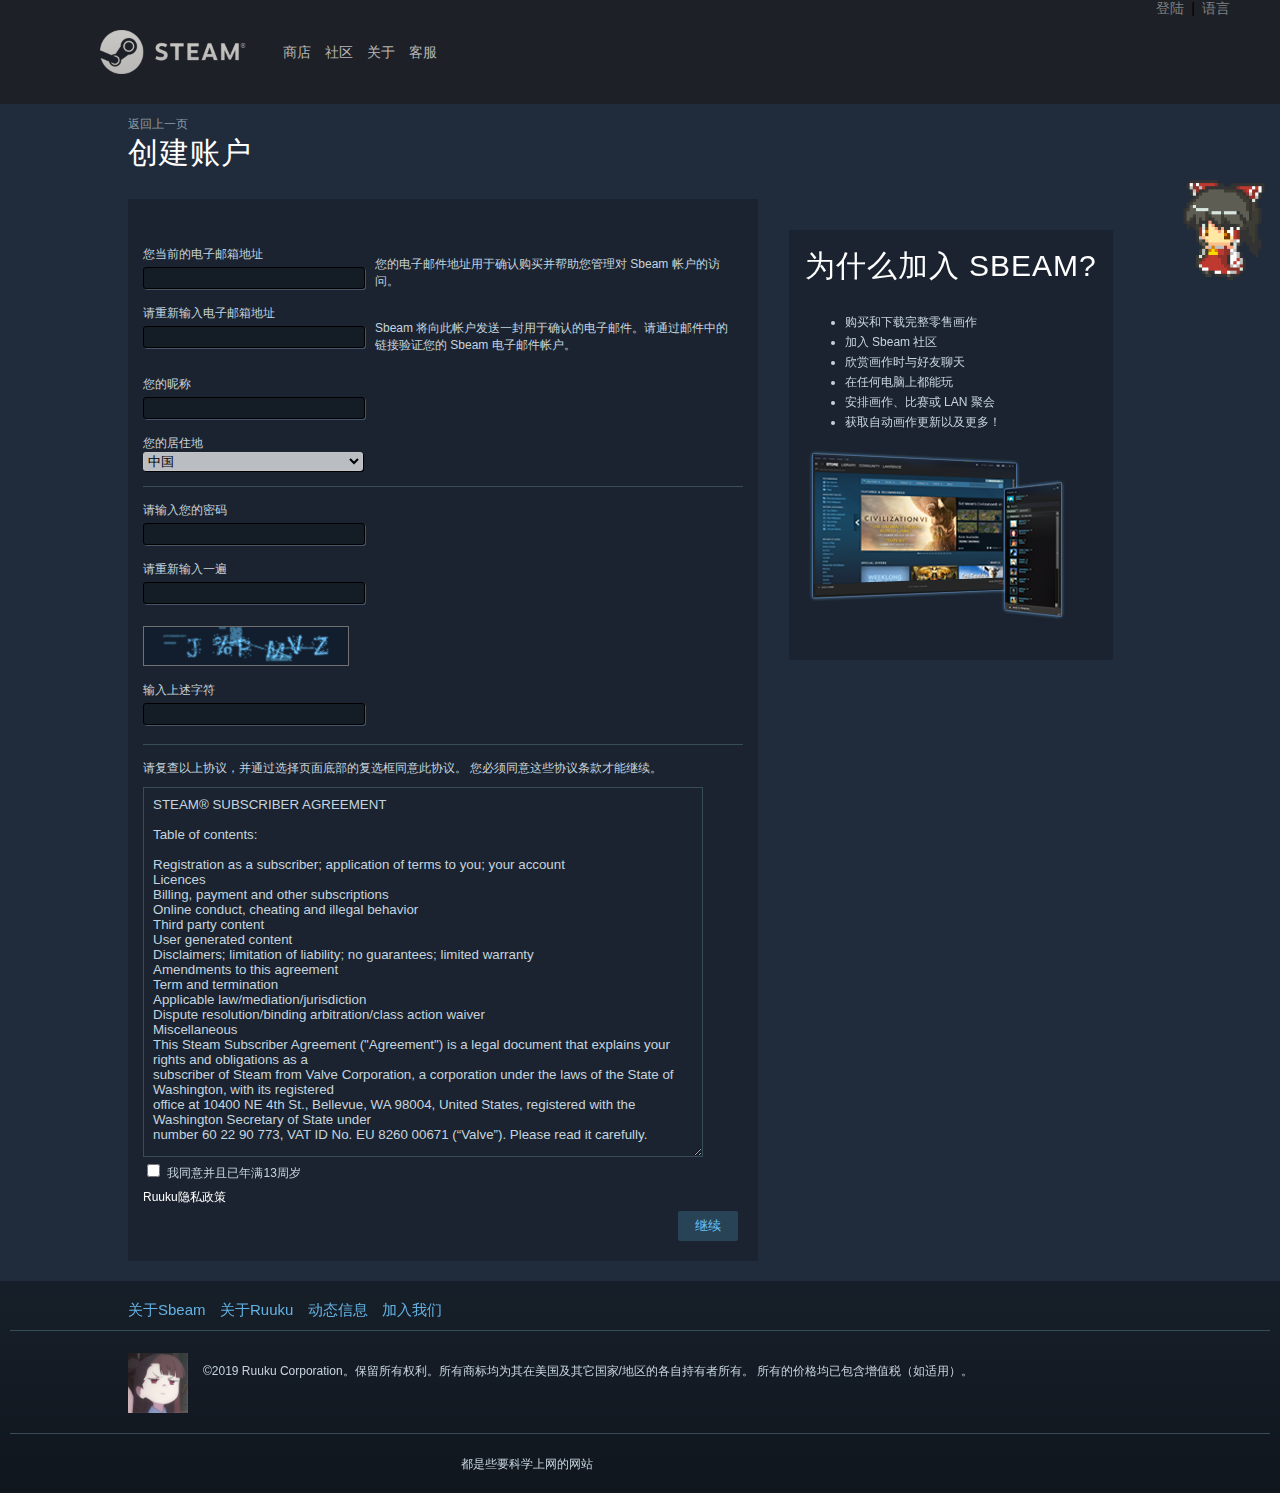
<file: register.html>
<!DOCTYPE html>
<html lang="en">

<head>
    <meta charset="UTF-8">
    <title>创建账户</title>
    <link rel="stylesheet" type=text/css href="css/iconfont.css">
    <link rel="stylesheet" type=text/css href="css/common_main.css">
    <link rel="stylesheet" type=text/css href="css/register_mainarea.css">
</head>

<body>
    <div class="head">
        <div class="container">
            <div class="container_logo">
                <a href="index.html">
                    <img src="image/globalheader_logo.png" width="176" height="44">
                </a>
            </div>
            <div class="container_category">
                <a href="index.html">商店</a>
                <a href="">社区</a>
                <a href="">关于</a>
                <a href="">客服</a>
            </div>
            <div class="container_login">
                <a href="login.html">登陆</a><span>|</span>
                <a href="">语言</a>
            </div>
            <div class="container_login_unactive">
                <a href="person_center.html">User_U.N.</a><span>|</span>
                <a href="shoppingcart.html">购物车</a><span>|</span>
                <a style="cursor: pointer" id="exit">登出</a>            
            </div>
        </div>
    </div>
    <div class="register">
        <p>
            <a style="cursor:pointer" id="back_button">返回上一页</a>
        </p>
        <h1>
            创建账户
        </h1>
        <div class="register_mainarea">
            <div class="register_area">
                <form action="#"  method="GET" onsubmit="false">
                    <p style="font-size:20px" id="form_description"></p>
                    <div class="register_area_container">
                        <div class="register_area_input">
                            <p>您当前的电子邮箱地址</p>
                            <input type="email" Id="email" class="text" required>
                            <p>请重新输入电子邮箱地址</p>
                            <input type="email" Id="reemail" class="text" required>
                        </div>
                        <div class="label">
                            <p id="email_description">您的电子邮件地址用于确认购买并帮助您管理对 Sbeam 帐户的访问。</p>
                            <br>
                            <p id="reemail_description">Sbeam 将向此帐户发送一封用于确认的电子邮件。请通过邮件中的链接验证您的 Sbeam 电子邮件帐户。</p>
                        </div>
                    </div>
                    <p>您的昵称</p>
                    <input type="text" Id="nickname" class="text" required>
                    <p1 id="nickname_description"></p1>
                    <p>您的居住地</p>
                    <select name="habitate" required>
                        <option name="China" value="China">中国</option>
                        <option name="Ameica" value="Ameica">美国</option>
                        <option name="Europe" value="Europe">欧洲</option>
                        <option name="Africa" value="Africa">非洲</option>
                        <option name="Others" value="Others">其他地区</option>
                    </select>
                    <div class="sap">
                    </div>
                    <p>请输入您的密码</p>
                    <input type="password" id="password" class="text" required>
                    <p1 id="password_description"></p1>
                    <p>请重新输入一遍</p>
                    <input type="password" id="repassword" class="text" required>
                    <p1 id="repassword_description"></p1>
                    <br>
                    <br>
                    <img src="image/rendercaptcha.png"><a href=""></a>
                    <p>输入上述字符</p>
                    <input type="text" style="text-transform:uppercase;" id="rendercaptcha" class="text"
                        pattern="^J%PMVZ$" >
                    <p1 id="rendercaptcha_description"></p1>
                    <div class="sap">
                    </div>
                    <p>请复查以上协议，并通过选择页面底部的复选框同意此协议。 您必须同意这些协议条款才能继续。</p>
                    <textarea disabled="true">
STEAM® SUBSCRIBER AGREEMENT

Table of contents:

Registration as a subscriber; application of terms to you; your account
Licences
Billing, payment and other subscriptions
Online conduct, cheating and illegal behavior
Third party content
User generated content
Disclaimers; limitation of liability; no guarantees; limited warranty
Amendments to this agreement
Term and termination
Applicable law/mediation/jurisdiction
Dispute resolution/binding arbitration/class action waiver
Miscellaneous
This Steam Subscriber Agreement ("Agreement") is a legal document that explains your rights and obligations as a
subscriber of Steam from Valve Corporation, a corporation under the laws of the State of Washington, with its registered
office at 10400 NE 4th St., Bellevue, WA 98004, United States, registered with the Washington Secretary of State under
number 60 22 90 773, VAT ID No. EU 8260 00671 (“Valve”). Please read it carefully.

SECTION 11 CONTAINS A BINDING ARBITRATION AGREEMENT AND CLASS ACTION WAIVER. IT MAY AFFECT YOUR LEGAL RIGHTS. PLEASE
READ IT. IF YOU ARE A CUSTOMER WITH RESIDENCE IN THE EUROPEAN UNION, SECTION 11 DOES NOT APPLY TO YOU.

1. REGISTRATION AS A SUBSCRIBER; APPLICATION OF TERMS TO YOU; YOUR ACCOUNT ⏶

Steam is an online service offered by Valve.

You become a subscriber of Steam ("Subscriber") by completing the registration of a Steam user account. This Agreement
takes effect as soon as you indicate your acceptance of these terms. You may not become a subscriber if you are under
the age of 13. Steam is not intended for children under 13 and Valve will not knowingly collect personal information
from children under the age of 13.

A. Contracting Party

For any interaction with Steam your contractual relationship is with Valve. Except as otherwise indicated at the time of
the transaction (such as in the case of purchases from another Subscriber in a Subscription Marketplace), any
transactions for Subscriptions (as defined below) you make on Steam are being made from Valve.

B. Subscriptions; Content and Services

As a Subscriber you may obtain access to certain services, software and content available to Subscribers. The Steam
client software and any other software, content, and updates you download or access via Steam, including but not limited
to Valve or third-party video games and in-game content, and any virtual items you trade, sell or purchase in a Steam
Subscription Marketplace are referred to in this Agreement as “Content and Services”; the rights to access and/or use
any Contents and Services accessible through Steam are referred to in this Agreement as "Subscriptions."

Each Subscription allows you to access particular Content and Services. Some Subscriptions may impose additional terms
specific to that Subscription ("Subscription Terms") (for example, an end user license agreement specific to a
particular game, or terms of use specific to a particular product or feature of Steam). Also, additional terms (for
example, payment and billing procedures) may be posted on http://www.steampowered.com or within the Steam service
("Rules of Use"). Rules of Use include the Steam Online Conduct Rules
http://steampowered.com/index.php?area=online_conduct and the Steam Refund Policy
http://store.steampowered.com/steam_refunds. The Subscription Terms, the Rules of Use, and the Valve Privacy Policy
(which can be found at http://www.valvesoftware.com/privacy.htm) are binding on you once you indicate your acceptance of
them or of this Agreement, or otherwise become bound by them as described in Section 8 (Amendments to this Agreement).

C. Your Account

When you complete Steam’s registration process, you create a Steam account ("Account"). Your Account may also include
billing information you provide to Valve for the purchase of Subscriptions, Content and Services and any physical
merchandise offered for purchase through Steam (“Hardware”). You may not reveal, share or otherwise allow others to use
your password or Account except as otherwise specifically authorized by Valve. You are responsible for the
confidentiality of your login and password and for the security of your computer system. Valve is not responsible for
the use of your password and Account or for all of the communication and activity on Steam that results from use of your
login name and password by you, by any person to whom you may have intentionally or by negligence disclosed your login
and/or password in violation of this confidentiality provision. Unless it results from Valve’s negligence or fault,
Valve is not responsible for the use of your Account by a person who fraudulently used your login and password without
your permission. If you believe that the confidentiality of your login and/or password may have been compromised, you
must notify Valve via the support form (https://support.steampowered.com/newticket.php) without any delay.

Your Account, including any information pertaining to it (e.g.: contact information, billing information, Account
history and Subscriptions, etc.), is strictly personal. You may therefore not sell or charge others for the right to use
your Account, or otherwise transfer your Account, nor may you sell, charge others for the right to use, or transfer any
Subscriptions other than if and as expressly permitted by this Agreement (including any Subscription Terms or Rules of
Use) or as otherwise specifically permitted by Valve.

D. Payment Processing

Payment processing related to Content and Services and/or physical goods purchased on Steam is performed by either Valve
Corporation directly or by Valve’s fully owned subsidiary Valve GmbH on behalf of Valve Corporation depending on the
type of payment method used. If your card was issued outside the United States, your payment may be processed via a
European acquirer by Valve GmbH on behalf of Valve Corporation. For any other type of purchases, payment will be
collected by Valve Corporation directly. In any case, delivery of Content and Services as well as physical goods is
performed by Valve Corporation.

2. LICENSES ⏶

A. General Content and Services License

Steam and your Subscription(s) require the automatic download and installation of Content and Services onto your
computer. Valve hereby grants, and you accept, a non-exclusive license and right, to use the Content and Services for
your personal, non-commercial use (except where commercial use is expressly allowed herein or in the applicable
Subscription Terms). This license ends upon termination of (a) this Agreement or (b) a Subscription that includes the
license. The Content and Services are licensed, not sold. Your license confers no title or ownership in the Content and
Services. To make use of the Content and Services, you must have a Steam Account and you may be required to be running
the Steam client and maintaining a connection to the Internet.

For reasons that include, without limitation, system security, stability, and multiplayer interoperability, Steam may
need to automatically update, pre-load, create new versions of or otherwise enhance the Content and Services and
accordingly, the system requirements to use the Content and Services may change over time. You consent to such automatic
updating. You understand that this Agreement (including applicable Subscription Terms) does not entitle you to future
updates, new versions or other enhancements of the Content and Services associated with a particular Subscription,
although Valve may choose to provide such updates, etc. in its sole discretion.

B. Beta Software License

Valve may from time to time make software accessible to you via Steam prior to the general commercial release of such
software ("Beta Software"). You are not required to use Beta Software, but if Valve offers it, you may elect to use it
under the following terms. Beta Software will be deemed to consist of Content and Services, and each item of Beta
Software provided will be deemed a Subscription for such Beta Software, with the following provisions specific to Beta
Software:

Your right to use the Beta Software may be limited in time, and may be subject to additional Subscription Terms;
Valve or any Valve affiliate may request or require that you provide suggestions, feedback, or data regarding your use
of the Beta Software, which will be deemed User Generated Content under Section 6 (User Generated Content) below; and
In addition to the waivers and limitations of liability for all Software under Section 7 (Disclaimers; Limitations on
Liability; No Guarantees; Limited Warranty) below as applicable, you specifically acknowledge that Beta Software is only
released for testing and improvement purposes, in particular to provide Valve with feedback on the quality and usability
of said Beta Software, and therefore contains errors, is not final and may create incompatibilities or damage to your
computer, data, and/or software. If you decide to install and/or use Beta Software, you shall only use it in compliance
with its purposes, i.e. for testing and improvement purposes and in any case not on a system or for purposes where the
malfunction of the Beta Software can cause any kind of damage. In particular, maintain full backups of any system that
you choose to install Beta Software on.
C. License to Use Valve Developer Tools

Your Subscription(s) may include access to various Valve tools that can be used to create content ("Developer Tools").
Some examples include: the Valve software development kit (the "SDK") for a version of the computer game engine known as
"Source" (the "Source Engine") and the associated Valve Hammer editor, The Source® Filmmaker Software, or in-game tools
through which you can edit or create derivative works of a Valve game. Particular Developer Tools (for example, The
Source® Filmmaker Software) may be distributed with separate Subscription Terms that are different from the rules set
forth in this Section. Otherwise, you may use the Developer Tools, and you may use, reproduce, publish, perform, display
and distribute any content you create using the Developer Tools, however you wish, but solely on a non-commercial basis.

If you would like to use the Source Engine SDK or other Valve Developer Tools for commercial use, please contact Valve
at sourceengine@valvesoftware.com.

D. License to Use Valve Game Content in Fan Art.

Valve appreciates the community of Subscribers that creates fan art, fan fiction, and audio-visual works that reference
Valve games ("Fan Art"). You may incorporate content from Valve games into your Fan Art. Except as otherwise set forth
in this Section or in any Subscription Terms, you may use, reproduce, publish, perform, display and distribute Fan Art
that incorporates content from Valve games however you wish, but solely on a non-commercial basis.

If you incorporate any third-party content in any Fan Art, you must be sure to obtain all necessary rights from the
owner of that content.

Commercial use of some Valve game content is permitted via features such as Steam Workshop or a Steam Subscription
Marketplace. Terms applicable to that use are set forth in Section 3.D. and 6.B. below and in any Subscription Terms
provided for those features.

To view the Valve video policy containing additional terms covering the use of audio-visual works incorporating Valve
intellectual property or created with The Source® Filmmaker Software, please click here:
http://www.valvesoftware.com/videopolicy.html

E. License to Use Valve Dedicated Server Software

Your Subscription(s) may contain access to the Valve Dedicated Server Software. If so, you may use the Valve Dedicated
Server Software on an unlimited number of computers for the purpose of hosting online multiplayer games of Valve
products. If you wish to operate the Valve Dedicated Server Software, you will be solely responsible for procuring any
Internet access, bandwidth, or hardware for such activities and will bear all costs associated therewith.

F. Ownership of Content and Services

All title, ownership rights and intellectual property rights in and to the Content and Services and any and all copies
thereof, are owned by Valve and/or its or its affiliates’ licensors. All rights are reserved, except as expressly stated
herein. The Content and Services is protected by copyright laws, international copyright treaties and conventions and
other laws. The Content and Services contains certain licensed materials and Valve’s and its affiliates’ licensors may
protect their rights in the event of any violation of this Agreement.

G. Restrictions on Use of Content and Services

You may not use the Content and Services for any purpose other than the permitted access to Steam and your
Subscriptions, and to make personal, non-commercial use of your Subscriptions, except as otherwise permitted by this
Agreement or applicable Subscription Terms. Except as otherwise permitted under this Agreement (including any
Subscription Terms or Rules of Use), or under applicable law notwithstanding these restrictions, you may not, in whole
or in part, copy, photocopy, reproduce, publish, distribute, translate, reverse engineer, derive source code from,
modify, disassemble, decompile, create derivative works based on, or remove any proprietary notices or labels from the
Content and Services or any software accessed via Steam without the prior consent, in writing, of Valve.

You are entitled to use the Content and Services for your own personal use, but you are not entitled to: (i) sell, grant
a security interest in or transfer reproductions of the Content and Services to other parties in any way, nor to rent,
lease or license the Content and Services to others without the prior written consent of Valve, except to the extent
expressly permitted elsewhere in this Agreement (including any Subscription Terms or Rules of Use); (ii) host or provide
matchmaking services for the Content and Services or emulate or redirect the communication protocols used by Valve in
any network feature of the Content and Services, through protocol emulation, tunneling, modifying or adding components
to the Content and Services, use of a utility program or any other techniques now known or hereafter developed, for any
purpose including, but not limited to network play over the Internet, network play utilizing commercial or
non-commercial gaming networks or as part of content aggregation networks, websites or services, without the prior
written consent of Valve; or (iii) exploit the Content and Services or any of its parts for any commercial purpose,
except as expressly permitted elsewhere in this Agreement (including any Subscription Terms or Rules of Use).

3. BILLING, PAYMENT AND OTHER SUBSCRIPTIONS ⏶

All charges incurred on Steam, and all purchases made with the Steam Wallet, are payable in advance and final, except as
described in Sections 3.I and 7 below.

A. Payment Authorization

When you provide payment information to Valve or to one of its payment processors, you represent to Valve that you are
the authorized user of the card, PIN, key or account associated with that payment, and you authorize Valve to charge
your credit card or to process your payment with the chosen third-party payment processor for any Subscription, Steam
Wallet funds, Hardware or other fees incurred by you. Valve may require you to provide your address or other information
in order to meet their obligations under applicable tax law.

For Subscriptions purchased based on an agreed usage period, where recurring payments are made in exchange for continued
use (“Recurring Payment Subscriptions”), by continuing to use the Recurring Payment Subscription you agree and reaffirm
that Valve is authorized to charge your credit card (or your Steam Wallet, if funded), or to process your payment with
any other applicable third-party payment processor, for any applicable recurring payment amounts. If you have purchased
any Recurring Payment Subscriptions, you agree to notify Valve promptly of any changes to your credit card account
number, its expiration date and/or your billing address, or your PayPal or other payment account number, and you agree
to notify Valve promptly if your credit card or PayPal or other payment account expires or is cancelled for any reason.

If your use of Steam is subject to any type of use or sales tax, then Valve may also charge you for those taxes, in
addition to the Subscription or other fees published in the Rules of Use. The European Union VAT (“VAT”) tax amounts
collected by Valve reflect VAT due on the value of any Content and Services, Hardware or Subscription.

You agree that you will not use IP proxying or other methods to disguise the place of your residence, whether to
circumvent geographical restrictions on game content, to purchase at pricing not applicable to your geography, or for
any other purpose. If you do this, Valve may terminate your access to your Account.

B. Responsibility for Charges Associated With Your Account

As the Account holder, you are responsible for all charges incurred, including applicable taxes, and all purchases made
by you or anyone that uses your Account, including your family or friends. If you cancel your Account, Valve reserves
the right to collect fees, surcharges or costs incurred before cancellation. Any delinquent or unpaid Accounts must be
settled before Valve will allow you to register again.

C. Steam Wallet

Steam may make available an account balance associated with your Account (the “Steam Wallet”). The Steam Wallet is
neither a bank account nor any kind of payment instrument. It functions as a prepaid balance to purchase Content and
Services. You may place funds in your Steam Wallet up to a maximum amount determined by Valve, by credit card, prepaid
card, promotional code, or any other payment method accepted by Steam. Within any twenty-four (24) hour period, the
total amount stored in your Steam Wallet plus the total amount spent out of your Steam Wallet, in the aggregate, may not
exceed US$2,000 or its equivalent in your applicable local currency -- attempted deposits into your Steam Wallet that
exceed this threshold may not be credited to your Steam Wallet until your activity falls below this threshold. Valve may
change or impose different Steam Wallet balance and usage limits from time to time.

You will be notified by e-mail of any change to the Steam Wallet balance and usage limits within sixty (60) days before
the entry into force of the said change. Your continued use of your Steam Account more than thirty (30) days after the
entry into force of the changes, will constitute your acceptance of the changes. If you don’t agree to the changes, your
only remedy is to terminate your Steam Account or to cease use of your Steam Wallet. Valve shall not have any obligation
to refund any credits remaining on your Steam Wallet in this case.

You may use Steam Wallet funds to purchase Subscriptions, including by making in-game purchases where Steam Wallet
transactions are enabled, and Hardware. Funds added to the Steam Wallet are non-refundable and non-transferable. Steam
Wallet funds do not constitute a personal property right, have no value outside Steam and can only be used to purchase
Subscriptions and related content via Steam (including but not limited to games and other applications offered through
the Steam Store, or in a Steam Subscription Marketplace) and Hardware. Steam Wallet funds have no cash value and are not
exchangeable for cash. Steam Wallet funds that are deemed unclaimed property may be turned over to the applicable
authority.

D. Trading and Sales of Subscriptions Between Subscribers

Steam may include one or more features or sites that allow Subscribers to trade, sell or purchase certain types of
Subscriptions (for example, license rights to virtual items) with, to or from other Subscribers (“Subscription
Marketplaces”). An example of a Subscription Marketplace is the Steam Community Market. By using or participating in
Subscription Marketplaces, you authorize Valve, on its own behalf or as an agent or licensee of any third-party creator
or publisher of the applicable Subscriptions in your Account, to transfer those Subscriptions from your Account in order
to give effect to any trade or sale you make.

Valve may charge a fee for trades or sales in a Subscription Marketplace. Any fees will be disclosed to you prior to the
completion of the trade or sale.

If you complete a trade, sale or purchase in a Subscription Marketplace, you acknowledge and agree that you are
responsible for taxes, if any, which may be due with respect to your transactions, including sales or use taxes, and for
compliance with applicable tax laws. Proceeds from sales you make in a Subscription Marketplace may be considered income
to you for income tax purposes. You should consult with a tax specialist to determine your tax liability in connection
with your activities in any Subscription Marketplace.

You understand and acknowledge that Valve may decide to cease operation of any Subscription Marketplace, change the fees
that it charges or change the terms or features of the Steam Subscription Marketplace. Valve shall have no liability to
you because of any inability to trade Subscriptions in the Steam Trading Marketplace, including because of
discontinuation or changes in the terms, features or eligibility requirements of any Subscription Marketplace.

You also understand and acknowledge that Subscriptions traded, sold or purchased in any Subscription Marketplace are
license rights, that you have no ownership interest in such Subscriptions, and that Valve does not recognize any
transfers of Subscriptions (including transfers by operation of law) that are made outside of Steam.

E. Retail Purchase

Valve may offer or require a Subscription for purchasers of retail packaged product versions or OEM versions of Valve
products. The "CD-Key" or "Product Key" accompanying such versions is used to activate your Subscription.

F. Steam Authorized Resellers

You may purchase a Subscription through an authorized reseller of Valve. The "Product Key" accompanying such purchase
will be used to activate your Subscription. If you purchase a Subscription from an authorized reseller of Valve, you
agree to direct all questions regarding the Product Key to that reseller.

G. Free Subscriptions

In some cases, Valve may offer a free Subscription to certain services, software and content. As with all Subscriptions,
you are always responsible for any Internet service provider, telephone, and other connection fees that you may incur
when using Steam, even when Valve offers a free Subscription.

H. Third Party Sites

Steam may provide links to other third party sites. Some of these sites may charge separate fees, which are not included
in and are in addition to any Subscription or other fees that you may pay to Valve. Steam may also provide access to
third-party vendors, who provide content, goods and/or services on Steam or the Internet. Any separate charges or
obligations you incur in your dealings with these third parties are your responsibility. Valve makes no representations
or warranties, either express or implied, regarding any third party site. In particular, Valve makes no representation
or warranty that any service or subscription offered via third-party vendors will not change or be suspended or
terminated.

I. Refunds and Right of Withdrawal

Without prejudice to any statutory rights you may have, you can request a refund for your purchases on Steam in
accordance with the terms of Valve’s Refund Policy http://store.steampowered.com/steam_refunds/.

For European Union consumers:

EU law provides a statutory right to withdraw from certain contracts for physical merchandise and for the purchase of
digital content. You can find more information about the extent of your statutory right to withdraw and the ways you can
exercise it on this page: https://support.steampowered.com/kb_article.php?ref=8620-QYAL-4516.

4. ONLINE CONDUCT, CHEATING AND ILLEGAL BEHAVIOR ⏶

Your online conduct and interaction with other Subscribers should be guided by common sense and basic etiquette. They
must notably comply with the Steam Online Conduct rules, to be found at
http://steampowered.com/index.php?area=online_conduct". Depending on terms of use imposed by third parties who host
particular games or other services, additional requirements may also be provided in the Subscription Terms applicable to
a particular Subscription.

Steam and the Content and Services may include functionality designed to identify software or hardware processes or
functionality that may give a player an unfair competitive advantage when playing multiplayer versions of any Content
and Services or modifications of Content and Services (“Cheats”). You agree that you will not create Cheats or assist
third parties in any way to create or use Cheats. You agree that you will not directly or indirectly disable,
circumvent, or otherwise interfere with the operation of software designed to prevent or report the use of Cheats. You
acknowledge and agree that either Valve or any online multiplayer host may refuse to allow you to participate in certain
online multiplayer games if you use Cheats in connection with Steam or the Content and Services. Further, you
acknowledge and agree that an online multiplayer host may report your use of Cheats to Valve, and Valve may communicate
your history of use of Cheats to other online multiplayer hosts. Valve may terminate your Account or a particular
Subscription for any conduct or activity that is illegal, constitutes a Cheat, or otherwise negatively affects the
enjoyment of Steam by other Subscribers. You acknowledge that Valve is not required to provide you notice before
terminating your Subscription(s) and/or Account.

You may not use Cheats, automation software (bots), mods, hacks, or any other unauthorized third-party software, to
modify or automate any Subscription Marketplace process.

5. THIRD PARTY CONTENT ⏶

In regard to all Subscriptions, Contents and Services that are not authored by Valve, Valve does not screen such third
party content available on Steam or through other sources. Valve assumes no responsibility or liability for such third
party content. Some third party application software is capable of being used by businesses for business purposes -
however, you may only acquire such software via Steam for private personal use.

6. USER GENERATED CONTENT ⏶

A. General Provisions

Steam provides interfaces and tools for you to be able to generate content and make it available to other users and/or
to Valve at your sole discretion. "User Generated Content" means any content you make available to other users through
your use of multi-user features of Steam, or to Valve or its affiliates through your use of the Content and Services or
otherwise.

When you upload your content to Steam to make it available to other users and/or to Valve, you grant Valve and its
affiliates the worldwide, non-exclusive, right to use, reproduce, modify, create derivative works from, distribute,
transmit, transcode, translate, broadcast, and otherwise communicate, and publicly display and publicly perform, your
User Generated Content, and derivative works of your User Generated Content, for the purpose of the operation,
distribution and promotion of the Steam service, Steam games or other Steam offerings. This license is granted to Valve
as the content is uploaded on Steam for the entire duration of the intellectual property rights. It may be terminated if
Valve is in breach of the license and has not cured such breach within fourteen (14) days from receiving notice from you
sent to the attention of the Valve Legal Department at the applicable Valve address noted on this Privacy Policy page.
The termination of said license does not affect the rights of any sub-licensees pursuant to any sub-license granted by
Valve prior to termination of the license. Valve is the sole owner of the derivative works created by Valve from your
Content, and is therefore entitled to grant licenses on these derivative works. If you use Valve cloud storage, you
grant us a license to store your information as part of that service. Valve may place limits on the amount of storage
you may use.

If you provide Valve with any feedback or suggestions about Steam, the Content and Services, or any Valve products or
services, Valve is free to use the feedback or suggestions however it chooses, without any obligation to account to you.

B. Content Uploaded to the Steam Workshop

Some games or applications available on Steam ("Workshop-Enabled Apps") allow you to create User Generated Content based
on or using the Workshop-Enabled App, and to submit that User Generated Content (a “Workshop Contribution”) to one or
more Steam Workshop web pages. Workshop Contributions can be viewed by the Steam community, and for some categories of
Workshop Contributions users may be able to interact with, download or purchase the Workshop Contribution. In some
cases, Workshop Contributions may be considered for incorporation by Valve or a third-party developer into a game or
into a Subscription Marketplace.

You understand and agree that Valve is not obligated to use, distribute, or continue to distribute copies of any
Workshop Contribution and reserves the right, but not the obligation, to restrict or remove Workshop Contributions for
any reason.

Specific Workshop-Enabled Apps or Workshop web pages may contain special terms (“App-Specific Terms”) that supplement or
change the terms set out in this Section. In particular, where Workshop Contributions are distributed for a fee,
App-Specific Terms will address how revenue may be shared. Unless otherwise specified in App-Specific Terms (if any),
the following general rules apply to Workshop Contributions.

Workshop Contributions are Subscriptions, and therefore you agree that any Subscriber receiving distribution of your
Workshop Contribution will have the same rights to use your Workshop Contribution (and will be subject to the same
restrictions) as are set out in this Agreement for any other Subscriptions.
Notwithstanding the license described in Section 6.A., Valve will only have the right to modify or create derivative
works from your Workshop Contribution in the following cases: (a) Valve may make modifications necessary to make your
Contribution compatible with Steam and the Workshop functionality or user interface, and (b) Valve or the applicable
developer may make modifications to Workshop Contributions that are accepted for in-Application distribution as it deems
necessary or desirable to enhance gameplay.
You may, in your sole discretion, choose to remove a Workshop Contribution from the applicable Workshop pages. If you do
so, Valve will no longer have the right to use, distribute, transmit, communicate, publicly display or publicly perform
the Workshop Contribution, except that (a) Valve may continue to exercise these rights for any Workshop Contribution
that is accepted for distribution in-game or distributed in a manner that allows it to be used in-game, and (b) your
removal will not affect the rights of any Subscriber who has already obtained access to a copy of the Workshop
Contribution.
Except where otherwise provided in App-Specific Terms, you agree that Valve’s consideration of your Workshop
Contribution is your full compensation, and you are not entitled to any other rights or compensation in connection with
the rights granted to Valve and to other Subscribers.

C. Promotions and Endorsements

If you use Steam services (e.g. the Steam Curators’ Lists or the Steam Broadcasting service) to promote or endorse a
product, service or event in return for any kind of consideration from a third party (including non-monetary rewards
such as free games), you must clearly indicate the source of such consideration to your audience.

D. Representations and Warranties

You represent and warrant to us that you have sufficient rights in all User Generated Content to grant Valve and other
affected parties the licenses described under A. and B. above or in any license terms specific to the applicable
Workshop-Enabled App or Workshop page. This includes, without limitation, any kind of intellectual property rights or
other proprietary or personal rights affected by or included in the User Generated Content. In particular, with respect
to Workshop Contributions, you represent and warrant that the Workshop Contribution was originally created by you (or,
with respect to a Workshop Contribution to which others contributed besides you, by you and the other contributors, and
in such case that you have the right to submit such Workshop Contribution on behalf of those other contributors).

You furthermore represent and warrant that the User Generated Content, your submission of that Content, and your
granting of rights in that Content does not violate any applicable contract, law or regulation.

7. DISCLAIMERS; LIMITATION OF LIABILITY; NO GUARANTEES; LIMITED WARRANTY ⏶

THIS SECTION 7 DOES NOT APPLY TO EU SUBSCRIBERS.

FOR AUSTRALIAN SUBSCRIBERS, THIS SECTION 7 DOES NOT EXCLUDE, RESTRICT OR MODIFY THE APPLICATION OF ANY GUARANTEE, RIGHT
OR REMEDY THAT CANNOT BE SO EXCLUDED, RESTRICTED OR MODIFIED, INCLUDING THOSE CONFERRED BY THE AUSTRALIAN CONSUMER LAW
(ACL). UNDER THE ACL, GOODS COME WITH GUARANTEES INCLUDING A GUARANTEE THAT GOODS ARE OF ACCEPTABLE QUALITY. IF THERE IS
A FAILURE OF THIS GUARANTEE, YOU ARE ENTITLED TO A REMEDY (WHICH MAY INCLUDE HAVING THE GOODS REPAIRED OR REPLACED OR A
REFUND). IF A REPAIR OR REPLACEMENT CANNOT BE PROVIDED OR THERE IS A MAJOR FAILURE, YOU ARE ENTITLED TO A REFUND.
FOR NEW ZEALAND SUBSCRIBERS, THIS SECTION 7 DOES NOT EXCLUDE, RESTRICT OR MODIFY THE APPLICATION OF ANY RIGHT OR REMEDY
THAT CANNOT BE SO EXCLUDED, RESTRICTED OR MODIFIED INCLUDING THOSE CONFERRED BY THE NEW ZEALAND CONSUMER GUARANTEES ACT
1993. UNDER THIS ACT ARE GUARANTEES WHICH INCLUDE THAT GOODS AND SERVICES ARE OF ACCEPTABLE QUALITY. IF THIS GUARANTEE
IS NOT MET THERE ARE ENTITLEMENTS TO HAVE THE SOFTWARE REMEDIED (WHICH MAY INCLUDE REPAIR, REPLACEMENT OR REFUND). IF A
REMEDY CANNOT BE PROVIDED OR THE FAILURE IS OF A SUBSTANTIAL CHARACTER, THE ACT PROVIDES FOR A REFUND.
Prior to acquiring a Subscription, you should consult the product information made available on Steam, including
Subscription description, minimum technical requirements, and user reviews.
A. DISCLAIMERS

TO THE MAXIMUM EXTENT PERMITTED BY APPLICABLE LAW, VALVE AND ITS AFFILIATES AND SERVICE PROVIDERS EXPRESSLY DISCLAIM (I)
ANY WARRANTY FOR STEAM, THE CONTENT AND SERVICES, AND THE SUBSCRIPTIONS, AND (II) ANY COMMON LAW DUTIES WITH REGARD TO
STEAM, THE CONTENT AND SERVICES, AND THE SUBSCRIPTIONS, INCLUDING DUTIES OF LACK OF NEGLIGENCE AND LACK OF WORKMANLIKE
EFFORT. STEAM, THE CONTENT AND SERVICES, THE SUBSCRIPTIONS, AND ANY INFORMATION AVAILABLE IN CONNECTION THEREWITH ARE
PROVIDED ON AN "AS IS" AND "AS AVAILABLE" BASIS, "WITH ALL FAULTS" AND WITHOUT WARRANTY OF ANY KIND, EITHER EXPRESS OR
IMPLIED, INCLUDING, WITHOUT LIMITATION, THE IMPLIED WARRANTIES OF MERCHANTABILITY, FITNESS FOR A PARTICULAR PURPOSE, OR
NONINFRINGEMENT. ANY WARRANTY AGAINST INFRINGEMENT THAT MAY BE PROVIDED IN SECTION 2-312 OF THE UNITED STATES UNIFORM
COMMERCIAL CODE AND/OR IN ANY OTHER COMPARABLE STATE STATUTE IS EXPRESSLY DISCLAIMED. ALSO, THERE IS NO WARRANTY OF
TITLE, NON-INTERFERENCE WITH YOUR ENJOYMENT, OR AUTHORITY IN CONNECTION WITH STEAM, THE CONTENT AND SERVICES, THE
SUBSCRIPTIONS, OR INFORMATION AVAILABLE IN CONNECTION THEREWITH.

ANY WARRANTY AGAINST INFRINGEMENT THAT MAY BE PROVIDED IN SECTION 2-312 OF THE UNITED STATES UNIFORM COMMERCIAL CODE IS
EXPRESSLY DISCLAIMED.

B. LIMITATION OF LIABILITY

TO THE MAXIMUM EXTENT PERMITTED BY APPLICABLE LAW, NEITHER VALVE, ITS LICENSORS, NOR THEIR AFFILIATES, NOR ANY OF
VALVE’S SERVICE PROVIDERS, SHALL BE LIABLE IN ANY WAY FOR LOSS OR DAMAGE OF ANY KIND RESULTING FROM THE USE OR INABILITY
TO USE STEAM, YOUR ACCOUNT, YOUR SUBSCRIPTIONS AND THE CONTENT AND SERVICES INCLUDING, BUT NOT LIMITED TO, LOSS OF
GOODWILL, WORK STOPPAGE, COMPUTER FAILURE OR MALFUNCTION, OR ANY AND ALL OTHER COMMERCIAL DAMAGES OR LOSSES. IN NO EVENT
WILL VALVE BE LIABLE FOR ANY INDIRECT, INCIDENTAL, CONSEQUENTIAL, SPECIAL, PUNITIVE OR EXEMPLARY DAMAGES, OR ANY OTHER
DAMAGES ARISING OUT OF OR IN ANY WAY CONNECTED WITH STEAM, THE CONTENT AND SERVICES, THE SUBSCRIPTIONS, AND ANY
INFORMATION AVAILABLE IN CONNECTION THEREWITH, OR THE DELAY OR INABILITY TO USE THE CONTENT AND SERVICES, SUBSCRIPTIONS
OR ANY INFORMATION, EVEN IN THE EVENT OF VALVE’S OR ITS AFFILIATES’ FAULT, TORT (INCLUDING NEGLIGENCE), STRICT
LIABILITY, OR BREACH OF VALVE’S WARRANTY AND EVEN IF IT HAS BEEN ADVISED OF THE POSSIBILITY OF SUCH DAMAGES. THESE
LIMITATIONS AND LIABILITY EXCLUSIONS APPLY EVEN IF ANY REMEDY FAILS TO PROVIDE ADEQUATE RECOMPENSE.

BECAUSE SOME STATES OR JURISDICTIONS DO NOT ALLOW THE EXCLUSION OR THE LIMITATION OF LIABILITY FOR CONSEQUENTIAL OR
INCIDENTAL DAMAGES, IN SUCH STATES OR JURISDICTIONS, EACH OF VALVE, ITS LICENSORS, AND ITS AFFILIATES’ LIABILITY SHALL
BE LIMITED TO THE FULL EXTENT PERMITTED BY LAW.

C. NO GUARANTEES

TO THE MAXIMUM EXTENT PERMITTED BY APPLICABLE LAW, NEITHER VALVE NOR ITS AFFILIATES GUARANTEE CONTINUOUS, ERROR-FREE,
VIRUS-FREE OR SECURE OPERATION AND ACCESS TO STEAM, THE CONTENT AND SERVICES, YOUR ACCOUNT AND/OR YOUR SUBSCRIPTIONS(S)
OR ANY INFORMATION AVAILABLE IN CONNECTION THEREWITH.

D. LIMITED WARRANTY

CERTAIN HARDWARE PURCHASED FROM VALVE IS SUBJECT TO A LIMITED WARRANTY, [OR DEPENDING ON YOUR LOCATION, A STATUTORY
WARRANTY] WHICH IS DESCRIBED IN DETAIL HERE.

8. AMENDMENTS TO THIS AGREEMENT ⏶

PLEASE NOTE: If you are a consumer with place of residence in Germany, a different version of Section 8 applies to you,
which is available here.

This Agreement may at any time be mutually amended by your explicit consent to changes proposed by Valve. Furthermore,
Valve may amend this Agreement (including any Subscription Terms or Rules of Use) unilaterally at any time in its sole
discretion. In this case, you will be notified by e-mail of any amendment to this Agreement made by Valve within 60
(sixty) days before the entry into force of the said amendment. You can view the Agreement at any time at
http://www.steampowered.com/. Your failure to cancel your Account within thirty (30) days after the entry into force of
the amendments, will constitute your acceptance of the amended terms. If you don’t agree to the amendments or to any of
the terms in this Agreement, your only remedy is to cancel your Account or to cease use of the affected Subscription(s).
Valve shall not have any obligation to refund any fees that may have accrued to your Account before cancellation of your
Account or cessation of use of any Subscription, nor shall Valve have any obligation to prorate any fees in such
circumstances.

9. TERM AND TERMINATION ⏶

A. Term

The term of this Agreement (the "Term") commences on the date you first indicate your acceptance of these terms, and
will continue in effect until otherwise terminated in accordance with this Agreement.

B. Termination by You

You may cancel your Account at any time. You may cease use of a Subscription at any time or, if you choose, you may
request that Valve terminate your access to a Subscription. However, Subscriptions are not transferable, and even if
your access to a Subscription for a particular game or application is terminated, the original activation key will not
be able to be registered to any other account, even if the Subscription was obtained in a retail store. Access to
Subscriptions purchased as a part of a pack or bundle cannot be terminated individually, termination of access to one
game within the bundle will result in termination of access to all games purchased in the pack. Your cancellation of an
Account, or your cessation of use of any Subscription or request that access to a Subscription be terminated, will not
entitle you to any refund, including of any Subscription fees. Valve reserves the right to collect fees, surcharges or
costs incurred prior to the cancellation of your Account or termination of your access to a particular Subscription. In
addition, you are responsible for any charges incurred to third-party vendors or content providers before your
cancellation.

C. Termination by Valve

Valve may cancel your Account or any particular Subscription(s) at any time in the event that (a) Valve ceases providing
such Subscriptions to similarly situated Subscribers generally, or (b) you breach any terms of this Agreement (including
any Subscription Terms or Rules of Use). In the event that your Account or a particular Subscription is terminated or
cancelled by Valve for a violation of this Agreement or improper or illegal activity, no refund, including of any
Subscription fees or of any unused funds in your Steam Wallet, will be granted.

D. Survival of Terms

Sections 2(C), 2(D), 2(F), 2(G), 3(A), 3(B), 3(D), 3(H), and 5 - 12 will survive any expiration or termination of this
Agreement.

10. APPLICABLE LAW/MEDIATION/JURISDICTION ⏶

For All Customers Outside the European Union:

You agree that this Agreement shall be deemed to have been made and executed in the State of Washington, U.S.A., and any
dispute arising hereunder shall be resolved in accordance with the law of Washington excluding the law of conflicts and
the Convention on Contracts for the International Sale of Goods. Subject to Section 11 (Dispute Resolution/Binding
Arbitration/Class Action Waiver) below, you agree that any claim asserted in any legal proceeding by you against Valve
shall be commenced and maintained exclusively in any state or federal court located in King County, Washington, having
subject matter jurisdiction with respect to the dispute between the parties and you hereby consent to the exclusive
jurisdiction of such courts. In any dispute arising under this Agreement, the prevailing party will be entitled to
attorneys’ fees and expenses.

For EU Customers:

In the event of a dispute relating to the interpretation, the performance or the validity of the Subscriber Agreement,
an amicable solution will be sought before any legal action. You can file your complaint at
http://help.steampowered.com. In case of failure, you may, within one year of the failed request, have recourse to an
Alternative Dispute Resolution procedure by filing an online complaint on the European Commission’s Online Dispute
Resolution website: https://webgate.ec.europa.eu/odr/main/index.cfm?event=main.home.chooseLanguage.

In the event that out-of-court dispute resolutions fail, the dispute may be brought before the competent courts.

11. DISPUTE RESOLUTION/BINDING ARBITRATION/CLASS ACTION WAIVER ⏶

This Section 11 shall apply to the maximum extent permitted by applicable law. If the laws of your jurisdiction prohibit
the application of some or all of the provisions of this Section notwithstanding Section 10 (Applicable
Law/Jurisdiction), such provisions will not apply to you. IN PARTICULAR, IF YOU LIVE IN THE EUROPEAN UNION, THIS SECTION
11 DOES NOT APPLY TO YOU.

Most user concerns can be resolved by use of our Steam support site at https://support.steampowered.com/. If Valve is
unable to resolve your concerns and a dispute remains between you and Valve, this Section explains how the parties have
agreed to resolve it.

YOU AND VALVE AGREE TO RESOLVE ALL DISPUTES AND CLAIMS BETWEEN US IN INDIVIDUAL BINDING ARBITRATION. THAT INCLUDES, BUT
IS NOT LIMITED TO, ANY CLAIMS ARISING OUT OF OR RELATING TO: (i) ANY ASPECT OF THE RELATIONSHIP BETWEEN US; (ii) THIS
AGREEMENT; OR (iii) YOUR USE OF STEAM, YOUR ACCOUNT OR THE CONTENT AND SERVICES. IT APPLIES REGARDLESS OF WHETHER SUCH
CLAIMS ARE BASED IN CONTRACT, TORT, STATUTE, FRAUD, UNFAIR COMPETITION, MISREPRESENTATION OR ANY OTHER LEGAL THEORY.

However, this Section does not apply to the following types of claims or disputes, which you or Valve may bring in any
court with jurisdiction: (i) claims of infringement or other misuse of intellectual property rights, including such
claims seeking injunctive relief; and (ii) claims related to or arising from any alleged unauthorized use, piracy or
theft.

This Section does not prevent you from bringing your dispute to the attention of any federal, state, or local government
agencies that can, if the law allows, seek relief from us for you.

An arbitration is a proceeding before a neutral arbitrator, instead of before a judge or jury. Arbitration is less
formal than a lawsuit in court, and provides more limited discovery. It follows different rules than court proceedings,
and is subject to very limited review by courts. The arbitrator will issue a written decision and provide a statement of
reasons if requested by either party. YOU UNDERSTAND THAT YOU AND VALVE ARE GIVING UP THE RIGHT TO SUE IN COURT AND TO
HAVE A TRIAL BEFORE A JUDGE OR JURY.

You and Valve agree to make reasonable, good faith efforts to informally resolve any dispute before initiating
arbitration. A party who intends to seek arbitration must first send the other a written notice that describes the
nature and basis of the claim or dispute and sets forth the relief sought. If you and Valve do not reach an agreement to
resolve that claim or dispute within 30 days after the notice is received, you or Valve may commence an arbitration.
Written notice to Valve must be sent via postal mail to: ATTN: Arbitration Notice, Valve Corporation, P.O. Box 1688,
Bellevue, WA 98004.

The Federal Arbitration Act applies to this Section. The arbitration will be governed by the Commercial Arbitration
Rules of the American Arbitration Association (“AAA”) and, where applicable, the AAA’s Supplementary Procedures for
Consumer Related Disputes, as modified by this Agreement, both of which are available at http://www.adr.org. The
arbitrator is bound by the terms of this Agreement.

The AAA will administer the arbitration. It may be conducted through the submission of documents, by phone, or in person
in the county where you live or at another mutually agreed location.

If you seek $10,000 or less, Valve agrees to reimburse your filing fee and your share of the arbitration costs,
including your share of arbitrator compensation, at the conclusion of the proceeding, unless the arbitrator determines
your claims are frivolous or costs are unreasonable as determined by the arbitrator. Valve agrees not to seek its
attorneys’ fees or costs in arbitration unless the arbitrator determines your claims are frivolous or costs are
unreasonable as determined by the arbitrator. If you seek more than $10,000, the arbitration costs, including arbitrator
compensation, will be split between you and Valve according to the AAA Commercial Arbitration Rules and the AAA’s
Supplementary Procedures for Consumer Related Disputes, if applicable.

YOU AND VALVE AGREE NOT TO BRING OR PARTICIPATE IN A CLASS OR REPRESENTATIVE ACTION, PRIVATE ATTORNEY GENERAL ACTION OR
COLLECTIVE ARBITRATION, EVEN IF AAA’s PROCEDURES OR RULES WOULD OTHERWISE ALLOW ONE. THE ARBITRATOR MAY AWARD RELIEF
ONLY IN FAVOR OF THE INDIVIDUAL PARTY SEEKING RELIEF AND ONLY TO THE EXTENT OF THAT PARTY’S INDIVIDUAL CLAIM. You and
Valve also agree not to seek to combine any action or arbitration with any other action or arbitration without the
consent of all parties to this Agreement and all other actions or arbitrations.

If the agreement in this Section not to bring or participate in a class or representative action, private attorney
general action or collective arbitration should be found illegal or unenforceable, you and Valve agree that it shall not
be severable, that this entire Section shall be unenforceable and any claim or dispute would be resolved in court and
not in collective arbitration.

Notwithstanding this Section, you have the right to litigate any dispute in small claims court, if all the requirements
of the small claims court, including any limitations on jurisdiction and the amount at issue in the dispute, are
satisfied.

12. MISCELLANEOUS ⏶

Except as otherwise expressly set forth in this Agreement, in the event that any provision of this Agreement shall be
held by a court or other tribunal of competent jurisdiction to be unenforceable, such provision will be enforced to the
maximum extent permissible and the remaining portions of this Agreement shall remain in full force and effect. This
Agreement, including any Subscription Terms, Rules of Use, the Valve Privacy Policy, and the Valve Hardware Warranty
Policy, constitutes and contains the entire agreement between the parties with respect to the subject matter hereof and
supersedes any prior oral or written agreements. You agree that this Agreement is not intended to confer and does not
confer any rights or remedies upon any person other than the parties to this Agreement.

Valve’s obligations are subject to existing laws and legal process and Valve may comply with law enforcement or
regulatory requests or requirements notwithstanding any contrary term.

You agree to comply with all applicable import/export laws and regulations. You agree not to export the Content and
Services or Hardware or allow use of your Account by individuals of any terrorist supporting countries to which
encryption exports are at the time of exportation restricted by the U.S. Bureau of Export Administration. You represent
and warrant that you are not located in, under the control of, or a national or resident of any such prohibited country.

This Agreement was last updated on November 13th, 2018 ("Revision Date"). If you were a Subscriber before the Revision
Date, it replaces your existing agreement with Valve or Valve SARL on the day that you explicitly accept it. If you
prefer to continue using Steam and your existing Subscriptions under the version of the Agreement in effect prior to the
Revision Date, you are free to do so.
                </textarea>
                    <br>
                    <input type="checkbox" name="age-limit" id="age" required>
                    <p1>我同意并且已年满13周岁</p1>
                    <br>
                    <div class="register_submit">
                        <div class="register_policy">
                            <a href="">Ruuku隐私政策</a>
                        </div>
                        <button type="button" id="submit">继续</button>
                    </div>
                </form>
                <div class="register_reason">
                    <h1>为什么加入 SBEAM?</h1>
                    <ul>
                        <li>购买和下载完整零售画作</li>
                        <li>加入 Sbeam 社区</li>
                        <li>欣赏画作时与好友聊天</li>
                        <li>在任何电脑上都能玩</li>
                        <li>安排画作、比赛或 LAN 聚会</li>
                        <li>获取自动画作更新以及更多！</li>
                    </ul>
                    <img src="image/why_join_preview.png">
                </div>
            </div>
        </div>
    </div>
    <footer>
        <div class="footer_adv">
            <a href="">关于Sbeam</a>
            <a href="">关于Ruuku</a>
            <a href="">动态信息</a>
            <a href="">加入我们</a>
        </div>
        <div class="sap_footer"></div>
        <div class="footer_content">
            <div class="footer_img">
                <img src="image/jas.jpg">
            </div>
            <div class="footer_text">
                <p2>
                    ©2019 Ruuku Corporation。保留所有权利。所有商标均为其在美国及其它国家/地区的各自持有者所有。
                    所有的价格均已包含增值税（如适用）。</p2>
            </div>
        </div>
        <div class="sap_footer"></div>
        <div class="admission">
            <p2>都是些要科学上网的网站</p2>
        </div>
    </footer>
    <div class="pet">
            <div class="pet_conversation">
                <p id="conversation_text"></p>
            </div>
            <img src="image/pet.png" id="pet">
        </div>

    <script src="javaScript/register_Cookie&Special.js"></script>
    <script src="javaScript/register.js"></script>

</body>

</html>
</file>
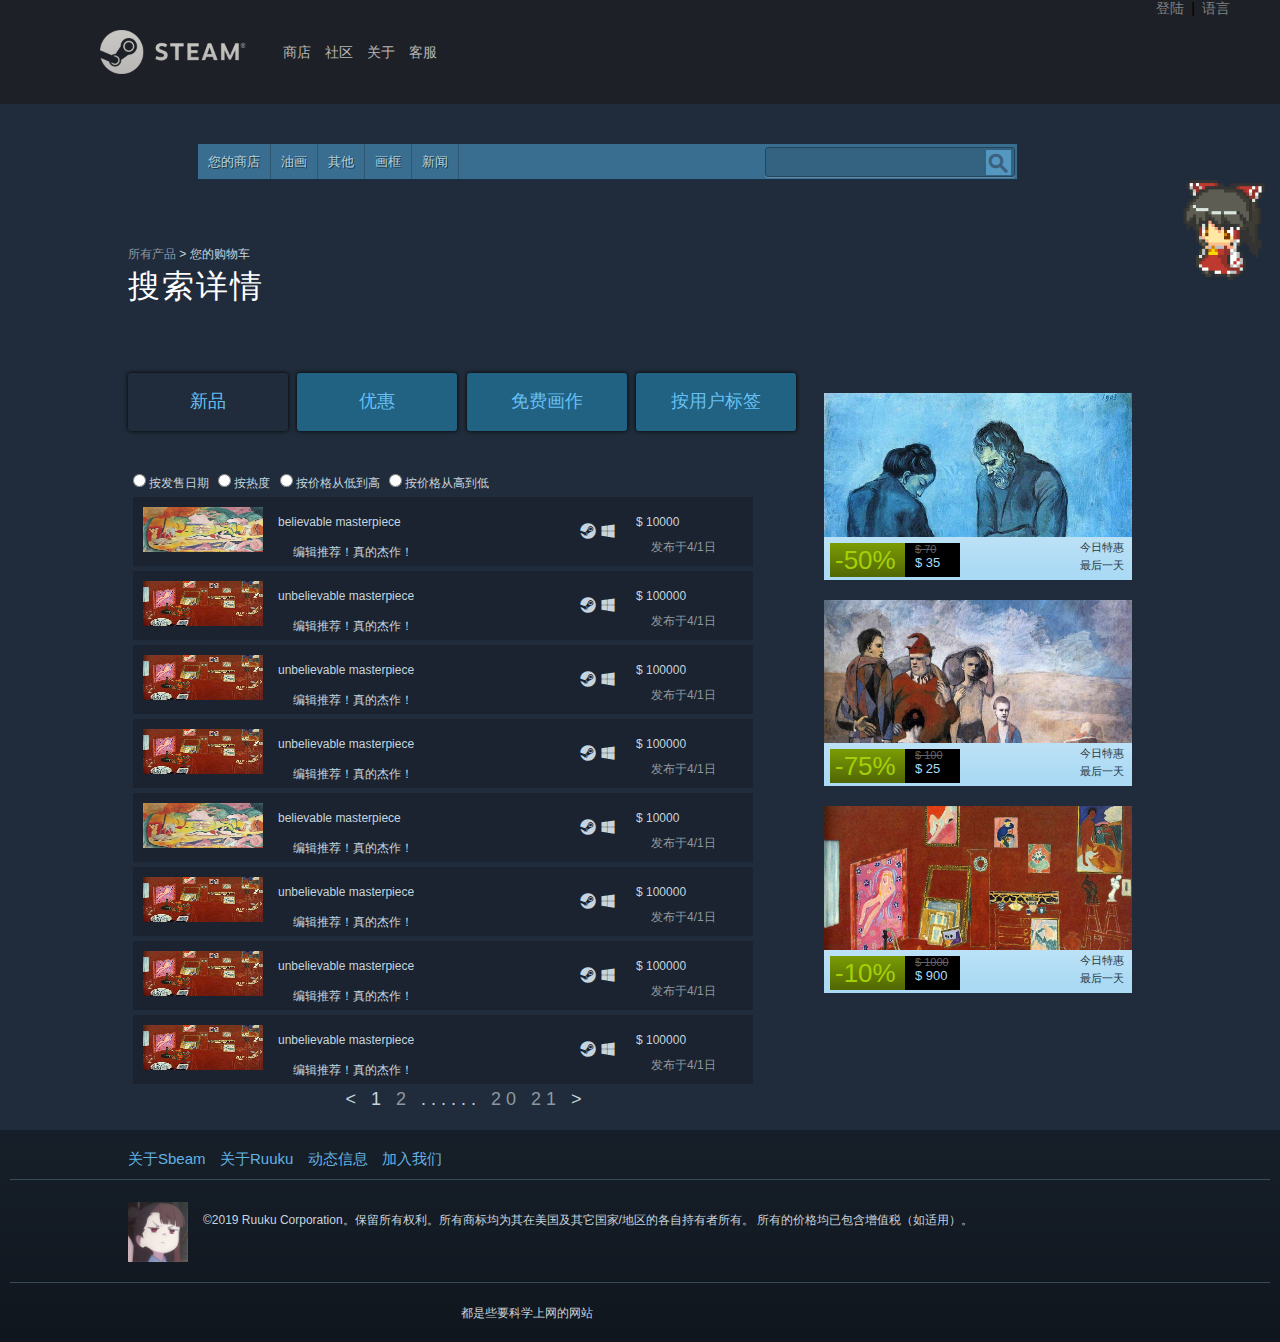
<file: search.html>
<!DOCTYPE html>
<html lang="en">

<head>
    <meta charset="UTF-8">
    <meta name="viewport" content="width=device-width, initial-scale=1.0">
    <meta http-equiv="X-UA-Compatible" content="ie=edge">
    <title>搜索详情</title>
    <link rel="stylesheet" type=text/css href="css\iconfont.css">
    <link rel="stylesheet" type=text/css href="css\common_main.css">
    <link rel="stylesheet" type=text/css href="css\search.css">
</head>

<body>
    <div class="head">
        <div class="container">
            <div class="container_logo">
                <a href="index.html">
                    <img src="image/globalheader_logo.png" width="176" height="44">
                </a>
            </div>
            <div class="container_category">
                <a href="index.html">商店</a>
                <a href="">社区</a>
                <a href="">关于</a>
                <a href="">客服</a>
            </div>
            <div class="container_login">
                <a href="login.html">登陆</a><span>|</span>
                <a href="">语言</a>
            </div>
            <div class="container_login_unactive">
                <a href="person_center.html">User_U.N.</a><span>|</span>
                <a href="shoppingcart.html">购物车</a><span>|</span>
                <a style="cursor: pointer" id="exit">登出</a>
            </div>

        </div>
    </div>
    <div class="main">
        <div class="main_category">
            <div class="main_director">
                <a href="index.html">您的商店</a>
                <a href="search.html">油画</a>
                <a href="search.html">其他</a>
                <a href="search.html">画框</a>
                <a href="search.html">新闻</a>
            </div>
            <div class="main_search">
                <form class="search_area">
                    <input type="text" name="keywords" class="search_text">
                    <button type="button" class="search_btn iconfont">&#xe61a;</button>
                </form>
            </div>
        </div>
    </div>
    <div class="title">
        <p><a style="cursor:pointer;">所有产品</a> > 您的购物车</p>
        <h1>搜索详情</h1>
    </div>
    <div class="main_area">
        <div class="result">
            <div class="leg_button">
                <a style="cursor:pointer" class="leg_button_a">新品</a>
                <a style="cursor:pointer" class="leg_button_a">优惠</a>
                <a style="cursor:pointer" class="leg_button_a">免费画作</a>
                <a style="cursor:pointer" class="leg_button_a">按用户标签</a>
            </div>
            <input type="radio" name="choose" value="按发售日期"><span>按发售日期</span>
            <input type="radio" name="choose" value="按热度"><span>按热度</span>
            <input type="radio" name="choose" value="按价格从低到高"><span>按价格从低到高</span>
            <input type="radio" name="choose" value="按价格从高到低"><span>按价格从高到低</span>
            <ul>
                <li class="active">
                    <div class="item">
                        <img class="item_img" src="image/works/small/002030.jpg">
                        <span>believable masterpiece

                            <br>
                            <span>编辑推荐！真的杰作！</span></span>
                        <div class="icon">
                            <span class=" iconfont">&#xe8a5;</span>
                            <span class=" iconfont">&#xe63b;</span>
                        </div>
                        <div class="price">
                            <span>$ 10000</span>
                            <br>
                            <a style="cursor:pointer" class="remove_button">发布于4/1日</a>
                        </div>
                    </div>
                    <div class="item">
                        <img class="item_img" src="image/works/small/002040.jpg">
                        <span>unbelievable masterpiece
                            <br>
                            <span>编辑推荐！真的杰作！</span></span>
                        <div class="icon">
                            <span class=" iconfont">&#xe8a5;</span>
                            <span class=" iconfont">&#xe63b;</span>
                        </div>
                        <div class="price">
                            <span>$ 100000</span>
                            <br>
                            <a style="cursor:pointer" class="remove_button">发布于4/1日</a>
                        </div>
                    </div>
                    <div class="item">
                        <img class="item_img" src="image/works/small/002040.jpg">
                        <span>unbelievable masterpiece

                            <br>
                            <span>编辑推荐！真的杰作！</span></span>
                        <div class="icon">
                            <span class=" iconfont">&#xe8a5;</span>
                            <span class=" iconfont">&#xe63b;</span>
                        </div>
                        <div class="price">
                            <span>$ 100000</span>
                            <br>
                            <a style="cursor:pointer" class="remove_button">发布于4/1日</a>
                        </div>
                    </div>
                    <div class="item">
                        <img class="item_img" src="image/works/small/002040.jpg">
                        <span>unbelievable masterpiece

                            <br>
                            <span>编辑推荐！真的杰作！</span>
                        </span>
                        <div class="icon">
                            <span class=" iconfont">&#xe8a5;</span>
                            <span class=" iconfont">&#xe63b;</span>
                        </div>
                        <div class="price">
                            <span>$ 100000</span>
                            <br>
                            <a style="cursor:pointer" class="remove_button">发布于4/1日</a>
                        </div>
                    </div>
                    <div class="item">
                        <img class="item_img" src="image/works/small/002030.jpg">
                        <span>believable masterpiece

                            <br>
                            <span>编辑推荐！真的杰作！</span></span>
                        <div class="icon">
                            <span class=" iconfont">&#xe8a5;</span>
                            <span class=" iconfont">&#xe63b;</span>
                        </div>
                        <div class="price">
                            <span>$ 10000</span>
                            <br>
                            <a style="cursor:pointer" class="remove_button">发布于4/1日</a>
                        </div>
                    </div>
                    <div class="item">
                        <img class="item_img" src="image/works/small/002040.jpg">
                        <span>unbelievable masterpiece
                            <br>
                            <span>编辑推荐！真的杰作！</span></span>
                        <div class="icon">
                            <span class=" iconfont">&#xe8a5;</span>
                            <span class=" iconfont">&#xe63b;</span>
                        </div>
                        <div class="price">
                            <span>$ 100000</span>
                            <br>
                            <a style="cursor:pointer" class="remove_button">发布于4/1日</a>
                        </div>
                    </div>
                    <div class="item">
                        <img class="item_img" src="image/works/small/002040.jpg">
                        <span>unbelievable masterpiece

                            <br>
                            <span>编辑推荐！真的杰作！</span></span>
                        <div class="icon">
                            <span class=" iconfont">&#xe8a5;</span>
                            <span class=" iconfont">&#xe63b;</span>
                        </div>
                        <div class="price">
                            <span>$ 100000</span>
                            <br>
                            <a style="cursor:pointer" class="remove_button">发布于4/1日</a>
                        </div>
                    </div>
                    <div class="item">
                        <img class="item_img" src="image/works/small/002040.jpg">
                        <span>unbelievable masterpiece

                            <br>
                            <span>编辑推荐！真的杰作！</span></span>
                        <div class="icon">
                            <span class=" iconfont">&#xe8a5;</span>
                            <span class=" iconfont">&#xe63b;</span>
                        </div>
                        <div class="price">
                            <span>$ 100000</span>
                            <br>
                            <a style="cursor:pointer" class="remove_button">发布于4/1日</a>
                        </div>
                    </div>
                </li>
                <li>
                    <div class="item">
                        <img class="item_img" src="image/works/small/002030.jpg">
                        <span>believable masterpiece

                            <br>
                            <span style="text-decoration: line-through;color:grey">$ 20000</span></span>
                        <div class="icon">
                            <span class=" iconfont">&#xe8a5;</span>
                            <span class=" iconfont">&#xe63b;</span>
                        </div>
                        <div class="price">
                            <span>$ 10000</span>
                            <br>
                            <a style="cursor:pointer" class="remove_button">两周后结束</a>
                        </div>
                    </div>
                    <div class="item">
                        <img class="item_img" src="image/works/small/002040.jpg">
                        <span>unbelievable masterpiece
                            <br>
                            <span style="text-decoration: line-through;color:grey">$2000000</span></span>
                        <div class="icon">
                            <span class=" iconfont">&#xe8a5;</span>
                            <span class=" iconfont">&#xe63b;</span>
                        </div>
                        <div class="price">
                            <span>$ 100000</span>
                            <br>
                            <a style="cursor:pointer" class="remove_button">两天后结束</a>
                        </div>
                    </div>
                    <div class="item">
                        <img class="item_img" src="image/works/small/002030.jpg">
                        <span>believable masterpiece

                            <br>
                            <span style="text-decoration: line-through;color:grey">$ 20000</span></span>
                        <div class="icon">
                            <span class=" iconfont">&#xe8a5;</span>
                            <span class=" iconfont">&#xe63b;</span>
                        </div>
                        <div class="price">
                            <span>$ 10000</span>
                            <br>
                            <a style="cursor:pointer" class="remove_button">两周后结束</a>
                        </div>
                    </div>
                    <div class="item">
                        <img class="item_img" src="image/works/small/002040.jpg">
                        <span>unbelievable masterpiece
                            <br>
                            <span style="text-decoration: line-through;color:grey">$2000000</span></span>
                        <div class="icon">
                            <span class=" iconfont">&#xe8a5;</span>
                            <span class=" iconfont">&#xe63b;</span>
                        </div>
                        <div class="price">
                            <span>$ 100000</span>
                            <br>
                            <a style="cursor:pointer" class="remove_button">两天后结束</a>
                        </div>
                    </div>
                    <div class="item">
                        <img class="item_img" src="image/works/small/002030.jpg">
                        <span>believable masterpiece

                            <br>
                            <span style="text-decoration: line-through;color:grey">$ 20000</span></span>
                        <div class="icon">
                            <span class=" iconfont">&#xe8a5;</span>
                            <span class=" iconfont">&#xe63b;</span>
                        </div>
                        <div class="price">
                            <span>$ 10000</span>
                            <br>
                            <a style="cursor:pointer" class="remove_button">两周后结束</a>
                        </div>
                    </div>
                    <div class="item">
                        <img class="item_img" src="image/works/small/002040.jpg">
                        <span>unbelievable masterpiece
                            <br>
                            <span style="text-decoration: line-through;color:grey">$2000000</span></span>
                        <div class="icon">
                            <span class=" iconfont">&#xe8a5;</span>
                            <span class=" iconfont">&#xe63b;</span>
                        </div>
                        <div class="price">
                            <span>$ 100000</span>
                            <br>
                            <a style="cursor:pointer" class="remove_button">两天后结束</a>
                        </div>
                    </div>

                </li>
                <li>
                    <h1 style="text-decoration: line-through">不存在的！画作怎么可能还有免费的！</h1>
                    <br>
                    <h1>暂无相关搜索<h1>
                </li>
                <li>
                    <div class="item">
                        <img class="item_img" src="image/works/small/002030.jpg">
                        <span>believable masterpiece

                            <br>
                            <span>标签：拉斐尔</span></span>
                        <div class="icon">
                            <span class=" iconfont">&#xe8a5;</span>
                            <span class=" iconfont">&#xe63b;</span>
                        </div>
                        <div class="price">
                            <span>$ 10000</span>
                            <br>
                            <a style="cursor:pointer" class="remove_button"></a>
                        </div>
                    </div>
                    <div class="item">
                        <img class="item_img" src="image/works/small/002040.jpg">
                        <span>unbelievable masterpiece
                            <br>
                            <span>标签：拉斐尔</span></span>
                        <div class="icon">
                            <span class=" iconfont">&#xe8a5;</span>
                            <span class=" iconfont">&#xe63b;</span>
                        </div>
                        <div class="price">
                            <span>$ 100000</span>
                            <br>
                            <a style="cursor:pointer" class="remove_button"></a>
                        </div>
                    </div>
                    <div class="item">
                        <img class="item_img" src="image/works/small/002030.jpg">
                        <span>believable masterpiece

                            <br>
                            <span>标签：拉斐尔</span></span>
                        <div class="icon">
                            <span class=" iconfont">&#xe8a5;</span>
                            <span class=" iconfont">&#xe63b;</span>
                        </div>
                        <div class="price">
                            <span>$ 10000</span>
                            <br>
                            <a style="cursor:pointer" class="remove_button"></a>
                        </div>
                    </div>
                    <div class="item">
                        <img class="item_img" src="image/works/small/002040.jpg">
                        <span>unbelievable masterpiece
                            <br>
                            <span>标签：拉斐尔</span></span>
                        <div class="icon">
                            <span class=" iconfont">&#xe8a5;</span>
                            <span class=" iconfont">&#xe63b;</span>
                        </div>
                        <div class="price">
                            <span>$ 100000</span>
                            <br>
                            <a style="cursor:pointer" class="remove_button"></a>
                        </div>
                    </div>
                    <div class="item">
                        <img class="item_img" src="image/works/small/002030.jpg">
                        <span>believable masterpiece

                            <br>
                            <span>标签：拉斐尔</span></span>
                        <div class="icon">
                            <span class=" iconfont">&#xe8a5;</span>
                            <span class=" iconfont">&#xe63b;</span>
                        </div>
                        <div class="price">
                            <span>$ 10000</span>
                            <br>
                            <a style="cursor:pointer" class="remove_button"></a>
                        </div>
                    </div>
                    <div class="item">
                        <img class="item_img" src="image/works/small/002040.jpg">
                        <span>unbelievable masterpiece
                            <br>
                            <span>标签：拉斐尔</span></span>
                        <div class="icon">
                            <span class=" iconfont">&#xe8a5;</span>
                            <span class=" iconfont">&#xe63b;</span>
                        </div>
                        <div class="price">
                            <span>$ 100000</span>
                            <br>
                            <a style="cursor:pointer" class="remove_button"></a>
                        </div>
                    </div>
                    <div class="item">
                        <img class="item_img" src="image/works/small/002030.jpg">
                        <span>believable masterpiece

                            <br>
                            <span>标签：拉斐尔</span></span>
                        <div class="icon">
                            <span class=" iconfont">&#xe8a5;</span>
                            <span class=" iconfont">&#xe63b;</span>
                        </div>
                        <div class="price">
                            <span>$ 10000</span>
                            <br>
                            <a style="cursor:pointer" class="remove_button"></a>
                        </div>
                    </div>
                    <div class="item">
                        <img class="item_img" src="image/works/small/002040.jpg">
                        <span>unbelievable masterpiece
                            <br>
                            <span>标签：拉斐尔</span></span>
                        <div class="icon">
                            <span class=" iconfont">&#xe8a5;</span>
                            <span class=" iconfont">&#xe63b;</span>
                        </div>
                        <div class="price">
                            <span>$ 100000</span>
                            <br>
                            <a style="cursor:pointer" class="remove_button"></a>
                        </div>
                    </div>

                </li>
            </ul>
            <div style="text-align:center; width:auto">
                <span style="font-size:18px;letter-spacing: 5px;">
                    < 1 <a style="font-size:18px;cursor:pointer">2</a> ...... <a style="font-size:18px;cursor:pointer">20</a> <a style="font-size:18px;cursor:pointer">21</a> >
                </span>
            </div>
        </div>
        <div class="adv_tt">
            <div class="adv_area">
                <div class="adv" id="adv_1">
                    <div class="adv_img">
                        <img src="image/works/large/001020.jpg">
                    </div>
                    <div class="adv_detail">
                        <div class="discount">
                            <div class="discount_green">
                                <span>-50%</span>
                            </div>
                            <div class="discount_price">
                                <div class="org">
                                    $ 70
                                </div>
                                <div class="now">
                                    $ 35
                                </div>
                            </div>
                        </div>
                        <div class="rest_time">
                            <span>今日特惠</span>
                            <br>
                            <span>最后一天</span>
                        </div>
                    </div>
                </div>
                <div class="adv" id="adv_2">
                    <div class="adv_img">
                        <img src="image/works/large/001080.jpg">
                    </div>
                    <div class="adv_detail">
                        <div class="discount">
                            <div class="discount_green">
                                <span>-75%</span>
                            </div>
                            <div class="discount_price">
                                <div class="org">
                                    $ 100
                                </div>
                                <div class="now">
                                    $ 25
                                </div>
                            </div>
                        </div>
                        <div class="rest_time">
                            <span>今日特惠</span>
                            <br>
                            <span>最后一天</span>
                        </div>
                    </div>
                </div>
                <div class="adv" id="adv_3">
                    <div class="adv_img">
                        <img src="image/works/large/002040.jpg">
                    </div>
                    <div class="adv_detail">
                        <div class="discount">
                            <div class="discount_green">
                                <span>-10%</span>
                            </div>
                            <div class="discount_price">
                                <div class="org">
                                    $ 1000
                                </div>
                                <div class="now">
                                    $ 900
                                </div>
                            </div>
                        </div>
                        <div class="rest_time">
                            <span>今日特惠</span>
                            <br>
                            <span>最后一天</span>
                        </div>
                    </div>
                </div>
            </div>
        </div>

    </div>

    </div>
    <footer>
        <div class="footer_adv">
            <a href="">关于Sbeam</a>
            <a href="">关于Ruuku</a>
            <a href="">动态信息</a>
            <a href="">加入我们</a>
        </div>
        <div class="sap_footer"></div>
        <div class="footer_content">
            <div class="footer_img">
                <img src="image/jas.jpg">
            </div>
            <div class="footer_text">
                <p2>
                    ©2019 Ruuku Corporation。保留所有权利。所有商标均为其在美国及其它国家/地区的各自持有者所有。
                    所有的价格均已包含增值税（如适用）。</p2>
            </div>
        </div>
        <div class="sap_footer"></div>
        <div class="admission">
            <p2>都是些要科学上网的网站</p2>
        </div>
    </footer>
    <div class="pet">
            <div class="pet_conversation">
                <p id="conversation_text"></p>
            </div>
            <img src="image/pet.png"  id="pet">
        </div>

    <script src="javaScript/search.js"></script>

    <script src="javaScript/other_adv.js"></script>
    <script src="javaScript/loginByCookie.js"></script>

</body>

</html>
</file>
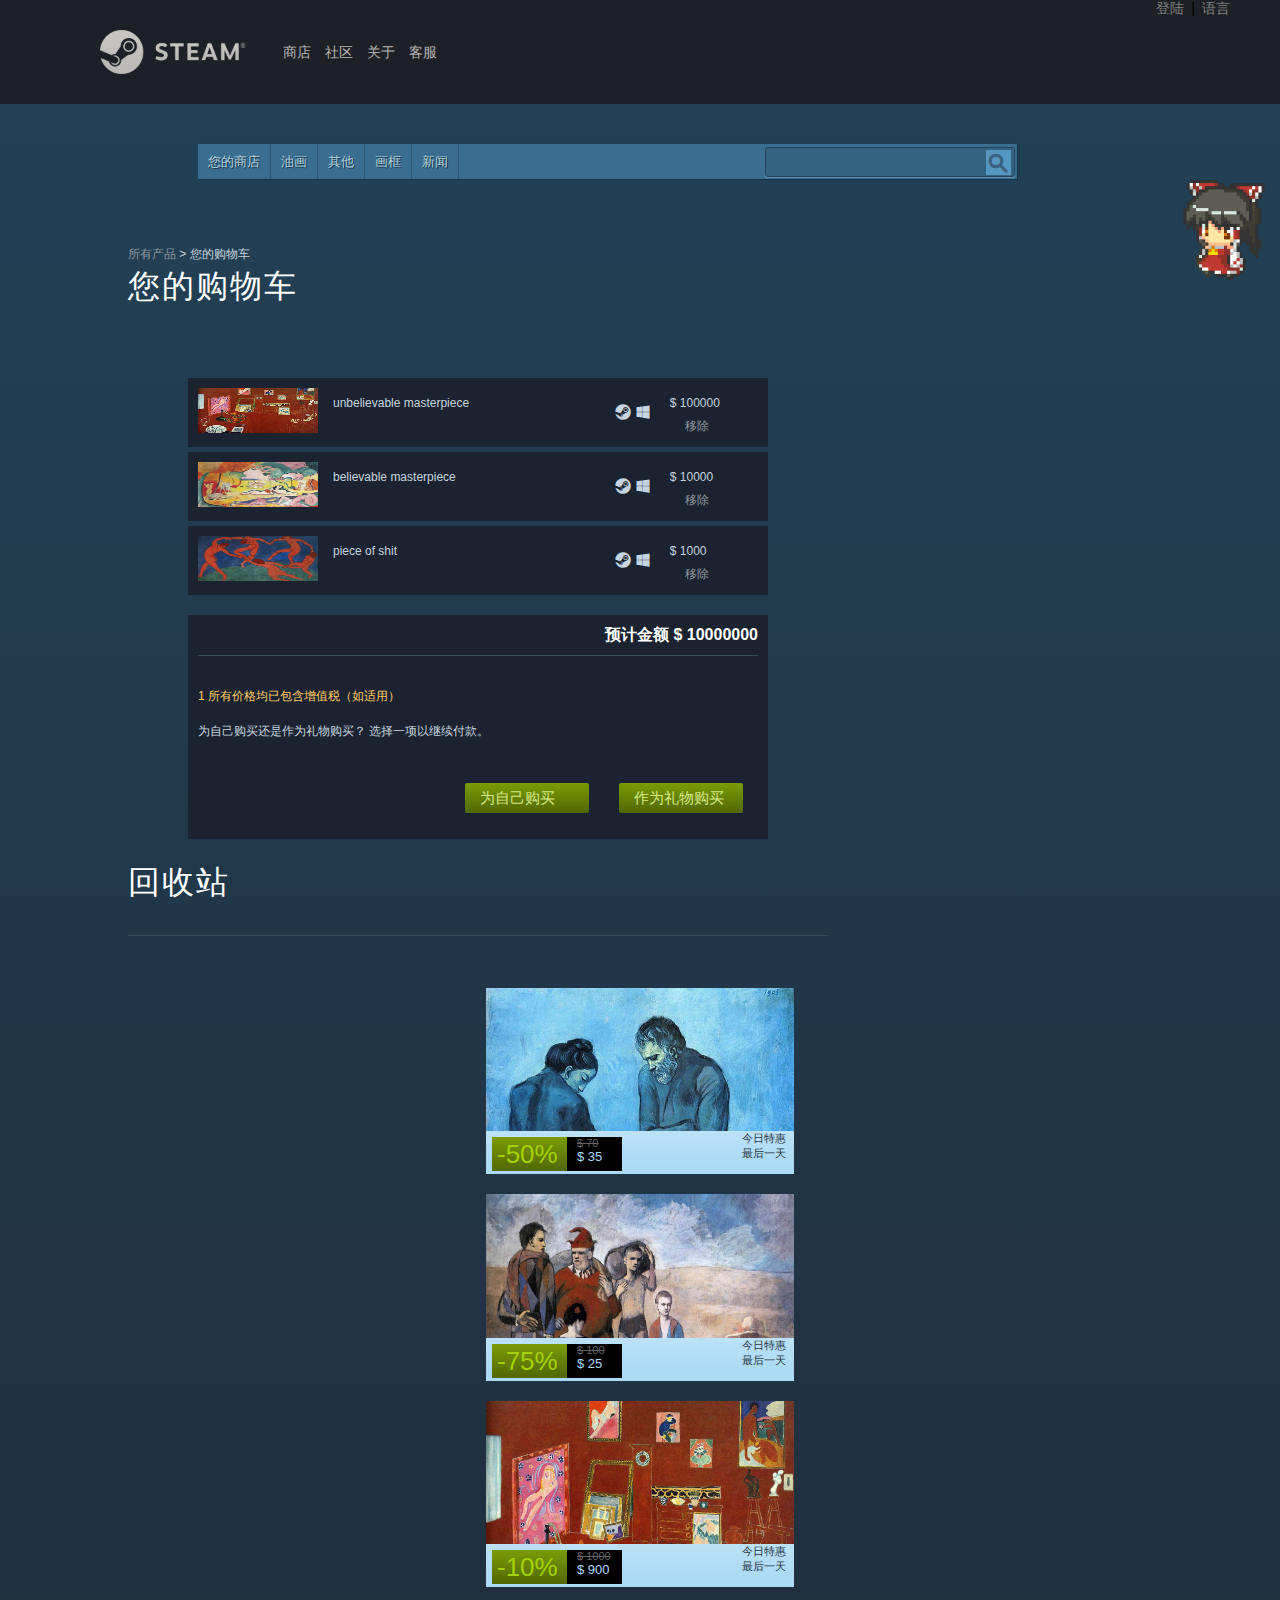
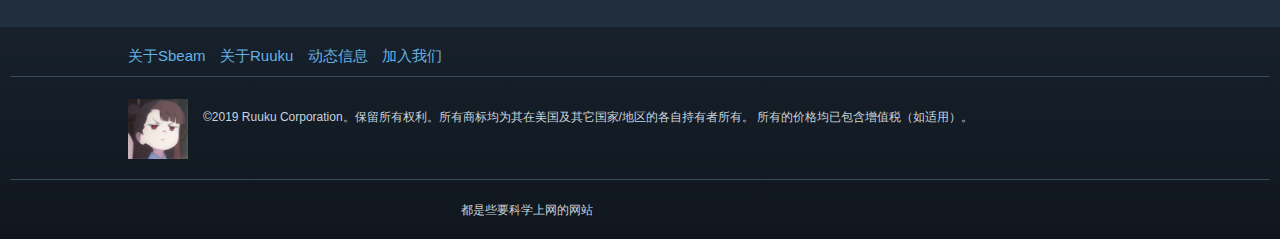
<file: shoppingcart.html>
<html lang="en">

<head>
    <meta charset="UTF-8">
    <meta name="viewport" content="width=device-width, initial-scale=1.0">
    <meta http-equiv="X-UA-Compatible" content="ie=edge">
    <title>购物车</title>
    <link rel="stylesheet" type=text/css href="css\iconfont.css">
    <link rel="stylesheet" type=text/css href="css\shoppingcart_mainarea.css">
    <link rel="stylesheet" type=text/css href="css\common_main.css">
</head>

<body>
    <div class="head">
        <div class="container">
            <div class="container_logo">
                <a href="index.html">
                    <img src="image/globalheader_logo.png" width="176" height="44">
                </a>
            </div>
            <div class="container_category">
                <a href="index.html">商店</a>
                <a href="">社区</a>
                <a href="">关于</a>
                <a href="">客服</a>
            </div>
            <div class="container_login">
                    <a href="login.html">登陆</a><span>|</span>
                    <a href="">语言</a>
                </div>
                <div class="container_login_unactive">
                    <a href="person_center.html">User_U.N.</a><span>|</span>
                    <a href="shoppingcart.html">购物车</a><span>|</span>
                    <a style="cursor: pointer" id="exit">登出</a>
                </div>
             
            </div>
        </div>
    </div>
    <div class="main">
        <div class="main_category">
            <div class="main_director">
                <a href="index.html">您的商店</a>
                <a href="search.html">油画</a>
                <a href="search.html">其他</a>
                <a href="search.html">画框</a>
                <a href="search.html">新闻</a>
            </div>
            <div class="main_search">
                <form class="search_area">
                    <input type="text" name="keywords" class="search_text">
                    <button type="button" value="&#xe61a;" class="search_btn iconfont">&#xe61a;</button>
                </form>
            </div>
        </div>
    </div>
    <div class="title">
        <p><a href="">所有产品</a> > 您的购物车</p>
        <h1>您的购物车</h1>
    </div>
    <div class="main_area">
        <div class="cart">
            <div class="item">
                <img class="item_img" src="image/works/small/002040.jpg">
                <span>unbelievable masterpiece</span>
                <div class="icon">
                    <span class=" iconfont">&#xe8a5;</span>
                    <span class=" iconfont">&#xe63b;</span>
                </div>
                <div class="price">
                    <span>$ 100000</span>
                    <br>
                    <a style="cursor:pointer" class="remove_button">移除</a>
                </div>
            </div>
            <div class="item">
                <img class="item_img" src="image/works/small/002030.jpg">
                <span>believable masterpiece</span>
                <div class="icon">
                    <span class=" iconfont">&#xe8a5;</span>
                    <span class=" iconfont">&#xe63b;</span>
                </div>
                <div class="price">
                    <span>$ 10000</span>
                    <br>
                    <a style="cursor:pointer" class="remove_button">移除</a>
                </div>
            </div>
            <div class="item">
                <img class="item_img" src="image/works/small/002080.jpg">
                <span>piece of shit</span>
                <div class="icon">
                    <span class=" iconfont">&#xe8a5;</span>
                    <span class=" iconfont">&#xe63b;</span>
                </div>
                <div class="price">
                    <span>$ 1000</span>
                    <br>
                    <a style="cursor:pointer" class="remove_button">移除</a>
                </div>
            </div>
            <div class="conclusion">
                <div class="expected_price">
                    <b>预计金额</b>
                    <b class="conclusion_price">$ 10000000</b>
                </div>
                <div class="sap"></div>
                <p>1 所有价格均已包含增值税（如适用）</p>
                <br>
                <span>为自己购买还是作为礼物购买？ 选择一项以继续付款。</span>
                <div class="choice">
                    <a href="">为自己购买</a>
                    <a href="">作为礼物购买</a>
                </div>
            </div>
                <h1>回收站</h1>
                <div class="sap"></div>
            <div class="item_del">
                <img class="item_img" src="image/works/small/002040.jpg">
                <span>unbelievable masterpiece</span>
                <div class="icon">
                    <span class=" iconfont">&#xe8a5;</span>
                    <span class=" iconfont">&#xe63b;</span>
                </div>
                <div class="price">
                    <span>$ 100000</span>
                    <br>
                    <a style="padding:0;cursor:pointer" class="back_button">还原</a><span style="padding:0;"> |</span>
                    <a style="padding:0;cursor:pointer" class="del_button">删除</a>
                </div>
            </div>
            <div class="item_del">
                <img class="item_img" src="image/works/small/002030.jpg">
                <span>believable masterpiece</span>
                <div class="icon">
                    <span class=" iconfont">&#xe8a5;</span>
                    <span class=" iconfont">&#xe63b;</span>
                </div>
                <div class="price">
                    <span>$ 10000</span>
                    <br>
                    <a style="padding:0;cursor:pointer" class="back_button">还原</a><span style="padding:0;">|</span>
                    <a style="padding:0;cursor:pointer" class="del_button">删除</a>
                </div>
            </div>
            <div class="item_del">
                <img class="item_img" src="image/works/small/002080.jpg">
                <span>piece of shit</span>
                <div class="icon">
                    <span class=" iconfont">&#xe8a5;</span>
                    <span class=" iconfont">&#xe63b;</span>
                </div>
                <div class="price">
                    <span>$ 1000</span>
                    <br>
                    <a style="padding:0;cursor:pointer" class="back_button">还原</a><span style="padding:0;">|</span>
                    <a style="padding:0;cursor:pointer" class="del_button">删除</a>
                </div>
            </div>
        </div>
        <div class="adv_area">
            <div class="adv" id="adv_1">
                <div class="adv_img">
                    <img src="image/works/large/001020.jpg">
                </div>
                <div class="adv_detail">
                    <div class="discount">
                        <div class="discount_green">
                            <span>-50%</span>
                        </div>
                        <div class="discount_price">
                            <div class="org">
                                $ 70
                            </div>
                            <div class="now">
                                $ 35
                            </div>
                        </div>
                    </div>
                    <div class="rest_time">
                        <span>今日特惠</span>
                        <br>
                        <span>最后一天</span>
                    </div>
                </div>
            </div>
            <div class="adv" id="adv_2">
                <div class="adv_img">
                    <img src="image/works/large/001080.jpg">
                </div>
                <div class="adv_detail">
                    <div class="discount">
                        <div class="discount_green">
                            <span>-75%</span>
                        </div>
                        <div class="discount_price">
                            <div class="org">
                                $ 100
                            </div>
                            <div class="now">
                                $ 25
                            </div>
                        </div>
                    </div>
                    <div class="rest_time">
                        <span>今日特惠</span>
                        <br>
                        <span>最后一天</span>
                    </div>
                </div>
            </div>
            <div class="adv" id="adv_3">
                <div class="adv_img">
                    <img src="image/works/large/002040.jpg">
                </div>
                <div class="adv_detail">
                    <div class="discount">
                        <div class="discount_green">
                            <span>-10%</span>
                        </div>
                        <div class="discount_price">
                            <div class="org">
                                $ 1000
                            </div>
                            <div class="now">
                                $ 900
                            </div>
                        </div>
                    </div>
                    <div class="rest_time">
                        <span>今日特惠</span>
                        <br>
                        <span>最后一天</span>
                    </div>
                </div>
            </div>
        </div>
    </div>
    <footer>
            <div class="footer_adv">
                    <a href="">关于Sbeam</a>
                    <a href="">关于Ruuku</a>
                    <a href="">动态信息</a>
                    <a href="">加入我们</a>
            </div>
            <div class="sap_footer"></div>
            <div class="footer_content">
                <div class="footer_img">
                    <img src="image/jas.jpg">
                </div>
                <div class="footer_text">
                    <p2>
                        ©2019 Ruuku Corporation。保留所有权利。所有商标均为其在美国及其它国家/地区的各自持有者所有。
                        所有的价格均已包含增值税（如适用）。</p2>
                </div>
            </div>
            <div class="sap_footer"></div>
            <div class="admission">
                <p2>都是些要科学上网的网站</p2>
            </div>
        </footer>
        <div class="pet">
                <div class="pet_conversation">
                    <p id="conversation_text"></p>
                </div>
                <img src="image/pet.png">
            </div>    

            <script src="javaScript/shopping_cart.js"></script>


<script src="javaScript/loginByCookie.js"></script>

<script src="javaScript/other_adv.js"></script>


</body>

</html>
</file>
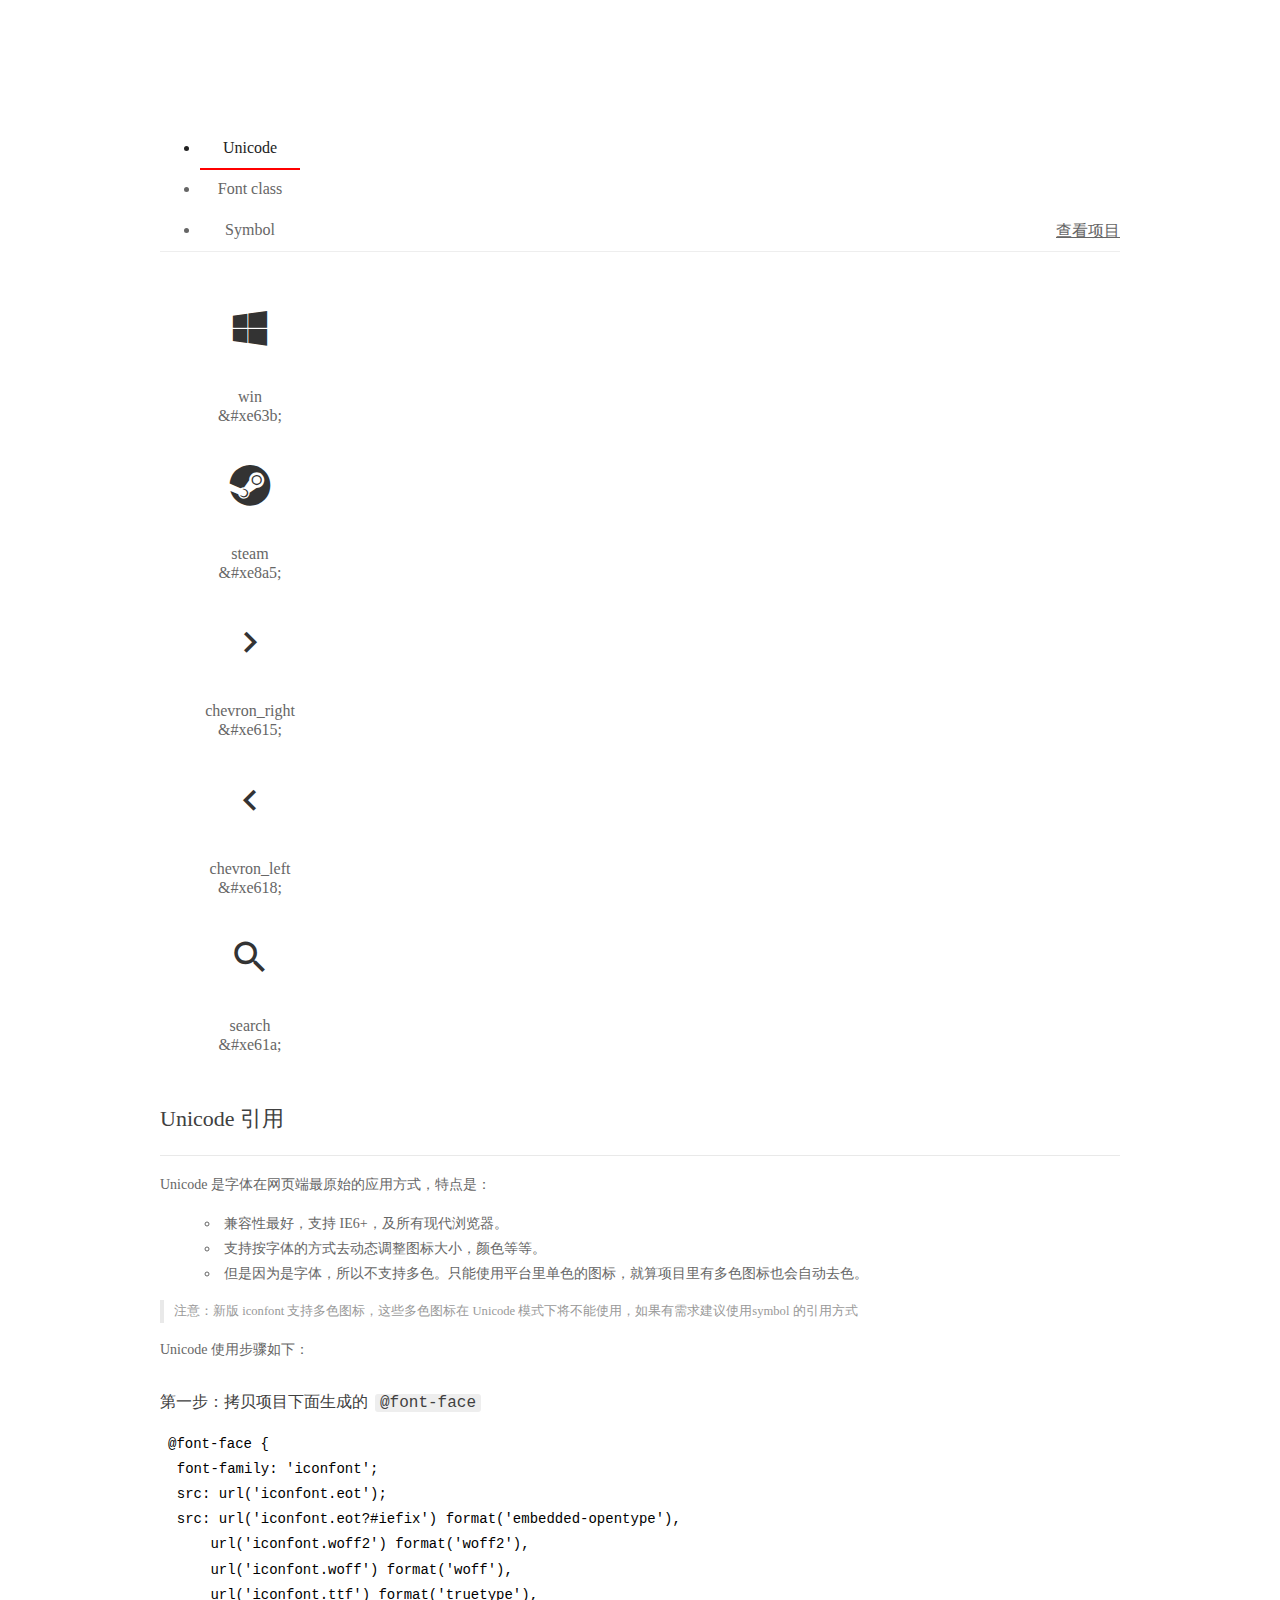
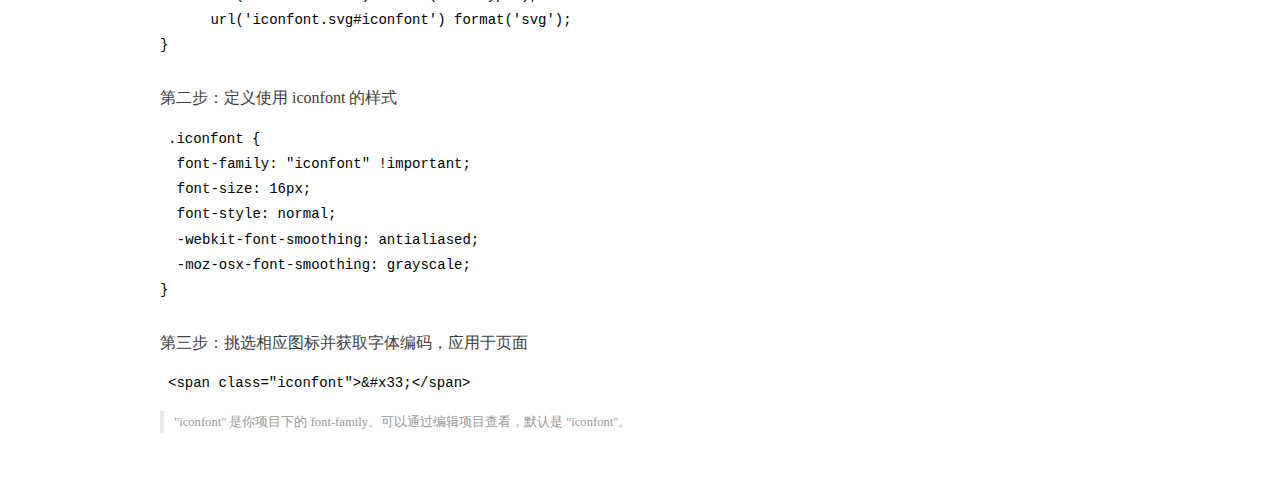
<file: font_1069687_st1sanjdmbn/demo_index.html>
<!DOCTYPE html>
<html>
<head>
  <meta charset="utf-8"/>
  <title>IconFont Demo</title>
  <link rel="shortcut icon" href="https://gtms04.alicdn.com/tps/i4/TB1_oz6GVXXXXaFXpXXJDFnIXXX-64-64.ico" type="image/x-icon"/>
  <link rel="stylesheet" href="https://g.alicdn.com/thx/cube/1.3.2/cube.min.css">
  <link rel="stylesheet" href="demo.css">
  <link rel="stylesheet" href="iconfont.css">
  <script src="iconfont.js"></script>
  <!-- jQuery -->
  <script src="https://a1.alicdn.com/oss/uploads/2018/12/26/7bfddb60-08e8-11e9-9b04-53e73bb6408b.js"></script>
  <!-- 代码高亮 -->
  <script src="https://a1.alicdn.com/oss/uploads/2018/12/26/a3f714d0-08e6-11e9-8a15-ebf944d7534c.js"></script>
</head>
<body>
  <div class="main">
    <h1 class="logo"><a href="https://www.iconfont.cn/" title="iconfont 首页" target="_blank">&#xe86b;</a></h1>
    <div class="nav-tabs">
      <ul id="tabs" class="dib-box">
        <li class="dib active"><span>Unicode</span></li>
        <li class="dib"><span>Font class</span></li>
        <li class="dib"><span>Symbol</span></li>
      </ul>
      
      <a href="https://www.iconfont.cn/manage/index?manage_type=myprojects&projectId=1069687" target="_blank" class="nav-more">查看项目</a>
      
    </div>
    <div class="tab-container">
      <div class="content unicode" style="display: block;">
          <ul class="icon_lists dib-box">
          
            <li class="dib">
              <span class="icon iconfont">&#xe63b;</span>
                <div class="name">win</div>
                <div class="code-name">&amp;#xe63b;</div>
              </li>
          
            <li class="dib">
              <span class="icon iconfont">&#xe8a5;</span>
                <div class="name">steam</div>
                <div class="code-name">&amp;#xe8a5;</div>
              </li>
          
            <li class="dib">
              <span class="icon iconfont">&#xe615;</span>
                <div class="name">chevron_right</div>
                <div class="code-name">&amp;#xe615;</div>
              </li>
          
            <li class="dib">
              <span class="icon iconfont">&#xe618;</span>
                <div class="name">chevron_left</div>
                <div class="code-name">&amp;#xe618;</div>
              </li>
          
            <li class="dib">
              <span class="icon iconfont">&#xe61a;</span>
                <div class="name">search</div>
                <div class="code-name">&amp;#xe61a;</div>
              </li>
          
          </ul>
          <div class="article markdown">
          <h2 id="unicode-">Unicode 引用</h2>
          <hr>

          <p>Unicode 是字体在网页端最原始的应用方式，特点是：</p>
          <ul>
            <li>兼容性最好，支持 IE6+，及所有现代浏览器。</li>
            <li>支持按字体的方式去动态调整图标大小，颜色等等。</li>
            <li>但是因为是字体，所以不支持多色。只能使用平台里单色的图标，就算项目里有多色图标也会自动去色。</li>
          </ul>
          <blockquote>
            <p>注意：新版 iconfont 支持多色图标，这些多色图标在 Unicode 模式下将不能使用，如果有需求建议使用symbol 的引用方式</p>
          </blockquote>
          <p>Unicode 使用步骤如下：</p>
          <h3 id="-font-face">第一步：拷贝项目下面生成的 <code>@font-face</code></h3>
<pre><code class="language-css"
>@font-face {
  font-family: 'iconfont';
  src: url('iconfont.eot');
  src: url('iconfont.eot?#iefix') format('embedded-opentype'),
      url('iconfont.woff2') format('woff2'),
      url('iconfont.woff') format('woff'),
      url('iconfont.ttf') format('truetype'),
      url('iconfont.svg#iconfont') format('svg');
}
</code></pre>
          <h3 id="-iconfont-">第二步：定义使用 iconfont 的样式</h3>
<pre><code class="language-css"
>.iconfont {
  font-family: "iconfont" !important;
  font-size: 16px;
  font-style: normal;
  -webkit-font-smoothing: antialiased;
  -moz-osx-font-smoothing: grayscale;
}
</code></pre>
          <h3 id="-">第三步：挑选相应图标并获取字体编码，应用于页面</h3>
<pre>
<code class="language-html"
>&lt;span class="iconfont"&gt;&amp;#x33;&lt;/span&gt;
</code></pre>
          <blockquote>
            <p>"iconfont" 是你项目下的 font-family。可以通过编辑项目查看，默认是 "iconfont"。</p>
          </blockquote>
          </div>
      </div>
      <div class="content font-class">
        <ul class="icon_lists dib-box">
          
          <li class="dib">
            <span class="icon iconfont iconwin"></span>
            <div class="name">
              win
            </div>
            <div class="code-name">.iconwin
            </div>
          </li>
          
          <li class="dib">
            <span class="icon iconfont iconsteam"></span>
            <div class="name">
              steam
            </div>
            <div class="code-name">.iconsteam
            </div>
          </li>
          
          <li class="dib">
            <span class="icon iconfont iconbaseline-chevron_right-px"></span>
            <div class="name">
              chevron_right
            </div>
            <div class="code-name">.iconbaseline-chevron_right-px
            </div>
          </li>
          
          <li class="dib">
            <span class="icon iconfont iconbaseline-chevron_left-px"></span>
            <div class="name">
              chevron_left
            </div>
            <div class="code-name">.iconbaseline-chevron_left-px
            </div>
          </li>
          
          <li class="dib">
            <span class="icon iconfont iconbaseline-search-px"></span>
            <div class="name">
              search
            </div>
            <div class="code-name">.iconbaseline-search-px
            </div>
          </li>
          
        </ul>
        <div class="article markdown">
        <h2 id="font-class-">font-class 引用</h2>
        <hr>

        <p>font-class 是 Unicode 使用方式的一种变种，主要是解决 Unicode 书写不直观，语意不明确的问题。</p>
        <p>与 Unicode 使用方式相比，具有如下特点：</p>
        <ul>
          <li>兼容性良好，支持 IE8+，及所有现代浏览器。</li>
          <li>相比于 Unicode 语意明确，书写更直观。可以很容易分辨这个 icon 是什么。</li>
          <li>因为使用 class 来定义图标，所以当要替换图标时，只需要修改 class 里面的 Unicode 引用。</li>
          <li>不过因为本质上还是使用的字体，所以多色图标还是不支持的。</li>
        </ul>
        <p>使用步骤如下：</p>
        <h3 id="-fontclass-">第一步：引入项目下面生成的 fontclass 代码：</h3>
<pre><code class="language-html">&lt;link rel="stylesheet" href="./iconfont.css"&gt;
</code></pre>
        <h3 id="-">第二步：挑选相应图标并获取类名，应用于页面：</h3>
<pre><code class="language-html">&lt;span class="iconfont iconxxx"&gt;&lt;/span&gt;
</code></pre>
        <blockquote>
          <p>"
            iconfont" 是你项目下的 font-family。可以通过编辑项目查看，默认是 "iconfont"。</p>
        </blockquote>
      </div>
      </div>
      <div class="content symbol">
          <ul class="icon_lists dib-box">
          
            <li class="dib">
                <svg class="icon svg-icon" aria-hidden="true">
                  <use xlink:href="#iconwin"></use>
                </svg>
                <div class="name">win</div>
                <div class="code-name">#iconwin</div>
            </li>
          
            <li class="dib">
                <svg class="icon svg-icon" aria-hidden="true">
                  <use xlink:href="#iconsteam"></use>
                </svg>
                <div class="name">steam</div>
                <div class="code-name">#iconsteam</div>
            </li>
          
            <li class="dib">
                <svg class="icon svg-icon" aria-hidden="true">
                  <use xlink:href="#iconbaseline-chevron_right-px"></use>
                </svg>
                <div class="name">chevron_right</div>
                <div class="code-name">#iconbaseline-chevron_right-px</div>
            </li>
          
            <li class="dib">
                <svg class="icon svg-icon" aria-hidden="true">
                  <use xlink:href="#iconbaseline-chevron_left-px"></use>
                </svg>
                <div class="name">chevron_left</div>
                <div class="code-name">#iconbaseline-chevron_left-px</div>
            </li>
          
            <li class="dib">
                <svg class="icon svg-icon" aria-hidden="true">
                  <use xlink:href="#iconbaseline-search-px"></use>
                </svg>
                <div class="name">search</div>
                <div class="code-name">#iconbaseline-search-px</div>
            </li>
          
          </ul>
          <div class="article markdown">
          <h2 id="symbol-">Symbol 引用</h2>
          <hr>

          <p>这是一种全新的使用方式，应该说这才是未来的主流，也是平台目前推荐的用法。相关介绍可以参考这篇<a href="">文章</a>
            这种用法其实是做了一个 SVG 的集合，与另外两种相比具有如下特点：</p>
          <ul>
            <li>支持多色图标了，不再受单色限制。</li>
            <li>通过一些技巧，支持像字体那样，通过 <code>font-size</code>, <code>color</code> 来调整样式。</li>
            <li>兼容性较差，支持 IE9+，及现代浏览器。</li>
            <li>浏览器渲染 SVG 的性能一般，还不如 png。</li>
          </ul>
          <p>使用步骤如下：</p>
          <h3 id="-symbol-">第一步：引入项目下面生成的 symbol 代码：</h3>
<pre><code class="language-html">&lt;script src="./iconfont.js"&gt;&lt;/script&gt;
</code></pre>
          <h3 id="-css-">第二步：加入通用 CSS 代码（引入一次就行）：</h3>
<pre><code class="language-html">&lt;style&gt;
.icon {
  width: 1em;
  height: 1em;
  vertical-align: -0.15em;
  fill: currentColor;
  overflow: hidden;
}
&lt;/style&gt;
</code></pre>
          <h3 id="-">第三步：挑选相应图标并获取类名，应用于页面：</h3>
<pre><code class="language-html">&lt;svg class="icon" aria-hidden="true"&gt;
  &lt;use xlink:href="#icon-xxx"&gt;&lt;/use&gt;
&lt;/svg&gt;
</code></pre>
          </div>
      </div>

    </div>
  </div>
  <script>
  $(document).ready(function () {
      $('.tab-container .content:first').show()

      $('#tabs li').click(function (e) {
        var tabContent = $('.tab-container .content')
        var index = $(this).index()

        if ($(this).hasClass('active')) {
          return
        } else {
          $('#tabs li').removeClass('active')
          $(this).addClass('active')

          tabContent.hide().eq(index).fadeIn()
        }
      })
    })
  </script>
</body>
</html>
</file>
<file: css/index_main.css>
/* 解决浮动问题 */
.main::before,.main::after{
    display: table;
    content: "";
}
.main::after{
    clear: both;
}

.content{
    width: auto;
    margin:0;
}
.main{
    margin:auto;
    position: relative;
    height: 605px;
    width: 80%;
}
.main_category{
    position:absolute;
    left:70px;
    top:40px;
    padding: 0;
    background-color: #3A6E90;
    width: 80%;
    height:35px;
    box-shadow:  0.5px 0.5px 0.5px 0.5px #183246;
}
.main_director{
    float: left;
    margin:0;
    padding:0;
}
.main_director a{
    float: left;
    display: block;
    height: 35px;
    line-height: 35px;
    padding-left:10px;
    padding-right:10px;
    border-right: 1px solid #2F5672;
    color:#B4D1DC;
    font-size: 13px;
    text-shadow: 0.5px 0.5px 0.5px #183246
}
.main_director a:hover{
    background-color:#DAE3E9;
    color:black;
}
.main_search{
    display: block;
    float: right;
    height:35px;
    line-height:35px;
    width:238px;
    padding: 3px 2px 4px 4px;
}
.main_search .search_area{
    float:right;
    height:28px;
    width:230px;
    padding-left: 15px;
    padding-right: 3px;
    border: 1px solid #24445A;
    border-radius: 3px;
    background-color:#346281;
    box-shadow: 0 1px 0 #618DAB;
}
.main_search .search_area:hover{
    border: 1px solid #4588B4;
    box-shadow: 0 0 0 #618DAB;
}

.main_search .search_area .search_text{
    float:left;
    height:28px;
    width: 200px;
    background-color: #346281;
    outline: 0;
    border:0;
    padding: 0;
}

.main_search .search_area .search_btn{
    float: right;
    height:25px;
    width: 25px;
    border:0;
    outline:0;
    margin-top:2px; 
    padding: 0;
    background-color: #5498C2;
    color: #3C607F;
    font-size: 25px; 
    font-weight: bold;
}
.main_search .search_area .search_btn:hover{
    background-color: #64B2E3;
    cursor: pointer;
    color:#30435D;
}

.main_title{
    position:absolute;
    left:70px;
    top:110px;
    padding: 5px;
    width: 90%;
    height:25px;
    line-height:25px;
}
.main_title h{
    font-family: "Motiva Sans", Sans-serif;
    font-weight: 300;
    font-size: 14px;
    color: #fff;
    letter-spacing: 2px;
    font-weight: normal;
}
.main_recommend{
    position: relative;
    top:155px;
    left:0px;
    /* border:1px solid black; */
    height: 425px;
    width:100%;

}
.main_arrow{
    position: absolute;
    top:158.5px;
    height: 108px;
    width: 100%;
}
.main_recommend a{
    display: block;
    font-size: 70px;
    font-weight: bold;
    margin-left:-15px;
    color: white;
    height: 108px;
    width: 45px;
    line-height: 108px;
}
.main_arrow_left{
    float: left;
    height:108px;
    width: 45px;
    background:linear-gradient(to right, #163245, transparent);
}
.main_arrow_left:hover{
    background:linear-gradient(to right, #49738D, transparent);
}

.main_arrow_right{
    float: right;
    height:108px;
    width: 45px;
    background:linear-gradient(to left, #163245, transparent);
}
.main_arrow_right:hover{
    background:linear-gradient(to left, #49738D, transparent);
}
.main_imgarea{
    margin:auto;
    padding:0;
    /* border:1px solid black; */
    height: 412.5px;
    width:80%;
}

/* 从这里开始的css代码全都和js相关，不要乱改
 * 4/6到底是什么时候乱改的
 * awsl   
*/


 #div1
 {
     position: relative;
     margin: 10px auto;
      border: 1px solid black;
      width: 100%;
      height:100%;
      overflow: hidden;
  }
  #div1 ul
  {
      position: absolute;
      left:0;
      height:100%;
      /* width在不使用liveserver的时候可以删除
       * 妥协
       */
      width:9532px;
  }
  #div1 ul li
  {
      float:left;
      padding-left: 10px;
      width: auto;
      height: 100%;
      cursor: pointer;
  }
  #div1 ul li img
  {
      width: auto;
      height: 100%;
  }

  .img_description{
    position: absolute;
    background: black;
    opacity: 0.5;
    top:0px;
    width: auto;
    height: 100%;
    text-align: center;
    color:white;
    padding:15px;
    display: flex;
    box-shadow: 0 0 10px white;
}
.img_description p, .img_description h1, .img_description br{
    writing-mode: vertical-lr;
}

.img_description p{
    margin:0 auto;
}
</file>
<file: css/index_ass.css>
.ass{
    position: relative;
    margin:auto;
    width:80%;
    height:500px;
}
.ass_title{
    position:absolute;
    left:70px;
    top:5px;
    padding: 5px;
    width: 90%;
    height:25px;
    line-height:25px;
}
.ass_title h{
    font-family: "Motiva Sans", Sans-serif;
    font-weight: 300;
    font-size: 14px;
    color: #fff;
    letter-spacing: 2px;
    font-weight: normal;
}
.ass_arrow{
    position: absolute;
    top:50%;
    height: 108px;
    width: 100%;
}
.ass_arrow a{
    display: block;
    font-size: 70px;
    font-weight: bold;
    margin-left:-15px;
    color: white;
    height: 108px;
    width: 45px;
    line-height: 108px;
}
.ass_arrow_left{
    float: left;
    height:108px;
    width: 45px;
    background:linear-gradient(to right, #163245, transparent);
}
.ass_arrow_left:hover{
    background:linear-gradient(to right, #49738D, transparent);
}

.ass_arrow_right{
    float: right;
    height:108px;
    width: 45px;
    background:linear-gradient(to left, #163245, transparent);
}
.ass_arrow_right:hover{
    background:linear-gradient(to left, #49738D, transparent);
}



#ass_adv{
    position: absolute;
    top:45px;
    left:0;
    width:100%;
    height:500px;
    overflow: hidden;
    /* border:1px solid white; */
}
 #ass_adv ul
 {
     position: absolute;
     left:0;
     height:100%;
     width: 200%;
     padding: 0px;
     cursor: pointer;

 }
 #ass_adv ul li
 {
     float: right;
     width: 50%;
     height: 100%;
     display: flex;
 }

.ass_adv11{
    width:40%;
    height: 100%;
    margin:5px;
}
.ass_adv1 img, .ass_adv2 img
{     
    width:100%;
    height: 100%;
}

 .ass_adv1{
    overflow: hidden;
    width: 100%;
    height: 50%;
    margin-bottom:5px;
}

.ass_adv1_description_1{
    position: absolute;
    top:0;
    height: 50%;
    width: 10%;
    background:black;
    opacity: 0.5;;
    margin-top:5px;
    box-shadow: 0 0 10px white;

}
.ass_adv1_description_2{
    position: absolute;
    top:50%;
    height: 50%;
    width: 10%;
    background:black;
    opacity: 0.5;
    margin-top:10px;
    box-shadow: 0 0 10px white;
}


.ass_adv2{
    float: left;
   overflow: hidden;
   height: 100%;
   width:30%;
   margin:5px;
}

.ass_adv2_description{
    position: absolute;
    top:70%;
    height: 50%;
    width: 15%;
    background:black;
    opacity: 0.5;
    margin-right:5px;
    box-shadow: 0 0 10px white;

}
.description_text{
    text-align: center;
    text-shadow: 0 0 2px black;
}
.description_text:hover{
    font-size:20px;
}
</file>
<file: css/index_leg.css>
.leg{
    position: relative;
    top:75px;
    margin:auto;
    width:80%;
    height:750px;
}
.leg_title{
    position:absolute;
    left:70px;
    top:5px;
    padding: 5px;
    width: 80%;
    height:25px;
    line-height:25px;
}
.leg_title h{
    font-family: "Motiva Sans", Sans-serif;
    font-weight: 300;
    font-size: 14px;
    color: #fff;
    letter-spacing: 2px;
    font-weight: normal;
}
.leg_button{
    position: relative;
    top:55px;
    margin: auto;
    width:90%;
    height:58px;
}
.leg_button a{
    width: 226px;
    height: 58px;
    margin-right:5px;
    background-color:#216182;
    font-family: "Motiva Sans", Sans-serif;
    font-weight: 300;
    display: inline-block;
    font-size: 18px;
    line-height: 56px;
    color: #66c0f4;
    text-align: center;
    border-radius: 3px;
    box-shadow: 0 0 4px #000;
}
.leg_button a:hover{
    background-color:#237297;
    color: #fff;
}
.leg_name{
    position:relative;
    left:70px;
    top:150px;
    padding: 5px;
    width: 80%;
    height:25px;
    line-height:25px;
}
.leg_name h{
    float: left;
    font-family: "Motiva Sans", Sans-serif;
    font-weight: 300;
    font-size: 14px;
    color: #fff;
    letter-spacing: 2px;
    font-weight: normal; 
    height: 25px;
    line-height:25px; 
}
.leg_recommend{
    position: relative;
    top:200px;
}

#table{
    display:flex;
}
#table div{
    flex:1;
    text-align: center;
    padding:30px 30px ;
    margin:10px;
    margin-left:20px;
    margin-right: 20px;
    background: linear-gradient( 153deg, rgba( 255, 255, 255, 0.2) 5%,rgba( 255, 255, 255, 0.1) 95%);
}
#table img{
    border:3px solid #216182;
    margin-bottom: 15px;
    width:30%;
}
#table h2{
   vertical-align: middle;
   font-size: 17px;
   font-weight: 600;
   font-style: normal;
   font-stretch: normal;
   color:white;
   margin-bottom: 15px;
}
#table p, #table span{
    color: #c6d4df;
    font-size: 12px;
}
#table a{
    color:green;
}
#table a:hover{
    color:greenyellow;
}
</file>
<file: css/index_tail.css>
.tail{
    background-color:black;
    height:266px;
}
.tail_title{
    font-family: "Motiva Sans", Sans-serif;
    font-weight: normal;
    font-size: 24px;
    color: #67c1f5;
    background-image:URL(../image/login_back.png);
    background-repeat: repeat-x;
    height:34px;
    text-align: center;
}
.tail_title span{
    background-color: black;
}
.tail_content{
    text-align: center;
    padding: 16px;
    text-align: center;
    font-size: 15px;
    color: #8f98a0;
    font-family: "Motiva Sans", Sans-serif;
}
.tail_content a{
    color:white;
    display: block;
    height: 30px;
    line-height: 30px;
}
.tail_content a:hover{
    color:#66c0f4;
}
.tail_button{
    height:30px;
    width:60px;
    border-radius: 4px;
    border: 2px solid #172030;
    padding: 1px;
    display: inline-block;
    cursor: pointer;
    color: #D2E885;
    background: linear-gradient( to bottom, #a4d007 5%, #536904 95%);
}
</file>
<file: css/iconfont.css>
@font-face {font-family: "iconfont";
  src: url('iconfont.eot?t=1553842031889'); /* IE9 */
  src: url('iconfont.eot?t=1553842031889#iefix') format('embedded-opentype'), /* IE6-IE8 */
  url('[data-uri]') format('woff2'),
  url('iconfont.woff?t=1553842031889') format('woff'),
  url('iconfont.ttf?t=1553842031889') format('truetype'), /* chrome, firefox, opera, Safari, Android, iOS 4.2+ */
  url('iconfont.svg?t=1553842031889#iconfont') format('svg'); /* iOS 4.1- */
}

.iconfont {
  font-family: "iconfont" !important;
  font-size: 16px;
  font-style: normal;
  -webkit-font-smoothing: antialiased;
  -moz-osx-font-smoothing: grayscale;
}

.iconwin:before {
  content: "\e63b";
}

.iconsteam:before {
  content: "\e8a5";
}

.iconbaseline-chevron_right-px:before {
  content: "\e615";
}

.iconbaseline-chevron_left-px:before {
  content: "\e618";
}

.iconbaseline-search-px:before {
  content: "\e61a";
}
</file>
<file: css/common_main.css>
/* 3/9大型修改，改成了响应式布局 */
/* 3/9改的什么jb */

body{
    font-family: "Motiva Sans", Sans-serif;
    font-weight: normal;
    margin: 0;
    padding: 0;
    background:linear-gradient(to bottom,#224258, #202C3B);
}
a{
    text-decoration-line: none;
}
.head{
    height: 104px;
    /* border: 1px solid black; */
    background-color: #1D2026;
}
/*解决浮动的问题*/
.container::before, .container::after{
    display: table;
    content: "";
}
.container::after{
    clear: both;
}
.container a{
    font-family: "Motiva Sans", Sans-serif;
    font-weight: normal;
    font-size: 14px;
    color:grey;
}
.container_logo{
    float: left;
    margin-left: 100px; 
    margin-top: 30px;
}
.container_logo a{
    display: block;
}
.container_category a{
    display: block;
    padding-left: 7px;
    padding-right: 7px;
    padding-bottom: 7px;
    height:104px;
    line-height: 104px;
    float: left;
    font-size: 14px;
    color: #b8b6b4;
}
.container_category a:hover, .container_login a:hover{
    color:white;
}
.container_login{
    display: block;
    float:right;
    font-size: 0;
    color: #b8b6b4;
    margin-right: 50px;
}
.container_login span{
    font-size: 14px;
    color: black;
    margin: 0.5em;
}
.container_login_unactive{
    display: none;
}
.main{
    margin:auto;
    position: relative;
    height: 130px;
    width: 80%;
}
.main_category{
    position:absolute;
    left:70px;
    top:40px;
    padding: 0;
    background-color: #3A6E90;
    width: 80%;
    height:35px;
    box-shadow:  0.5px 0.5px 0.5px 0.5px #183246;
}
.main_director{
    float: left;
    margin:0;
    padding:0;
}
.main_director a{
    float: left;
    display: block;
    height: 35px;
    line-height: 35px;
    padding-left:10px;
    padding-right:10px;
    border-right: 1px solid #2F5672;
    color:#B4D1DC;
    font-size: 13px;
    text-shadow: 0.5px 0.5px 0.5px #183246
}
.main_director a:hover{
    background-color:#DAE3E9;
    color:black;
}
.main_search{
    display: block;
    float: right;
    height:35px;
    line-height:35px;
    width:238px;
    padding: 3px 2px 4px 4px;
}
.main_search .search_area{
    float:right;
    height:28px;
    width:230px;
    padding-left: 15px;
    padding-right: 3px;
    border: 1px solid #24445A;
    border-radius: 3px;
    background-color:#346281;
    box-shadow: 0 1px 0 #618DAB;
}
.main_search .search_area:hover{
    border: 1px solid #4588B4;
    box-shadow: 0 0 0 #618DAB;
}

.main_search .search_area .search_text{
    float:left;
    height:28px;
    width: 200px;
    background-color: #346281;
    outline: 0;
    border:0;
    padding: 0;
}

.main_search .search_area .search_btn{
    float: right;
    height:25px;
    width: 25px;
    border:0;
    outline:0;
    margin-top:2px; 
    padding: 0;
    background-color: #5498C2;
    color: #3C607F;
    font-size: 25px; 
    font-weight: bold;
}
.main_search .search_area .search_btn:hover{
    background-color: #64B2E3;
    cursor: pointer;
    color:#30435D;
}

footer{
    margin-top:20px;
    padding-top:20px;
    background: linear-gradient(to bottom, rgba(0,0,0,0.3) 0%,rgba(0,0,0,0.5) 100%);
}
.footer_content{
    display: flex;
    width:80%;
    height:80px;
    margin:0 auto;
}
.footer_img{
    margin-top:10px;
    width: 20%;
    max-width: 60px;
}
.footer_img img{
    width: 100%;
}
.footer_text, .admission{
    font-family: Arial, Helvetica, sans-serif;
    color: #c6d4df;
    font-size: 12px;
    margin-left: 15px;
    margin-top:20px;
}
.sap_footer{
height:2px;
border-top: 1px solid #364c59;
margin: 10px 10px;
}

.footer_adv{
    width: 80%;
    margin:0 auto;
}
.footer_adv a{
    color:#64B2E3;
    font-size:15px;
    margin-right:10px;
}
.footer_adv a:hover{
    color:#364c59
}
.admission{
    width:80%;
    text-align: center;
    padding-bottom: 20px;
}


.pet{
    height: 100px;
    width: auto;
    position: fixed;
    left:80%;
    top:20%;
    display: flex;
}
#pet{
    cursor:grab;
}
.pet img{
    height:100%;
    width:auto;
}
.pet_conversation{
    height: 40%;
    width:150px;
    background: #FFE66F;
    opacity: 0;
    text-align: center;
}
.pet_conversation p{
    margin:0;
    margin-top:5px;
    padding:0;
    font-size:12px;
    color:blue;
}
</file>
<file: css/register_mainarea.css>
body{
    background: #202C3B
}
.register a{
    color:#8f98a0;
    font-size: 12px;
    font-family: "Motiva Sans", Sans-serif;
    font-weight: normal;
    display: inline;
}
.register a:hover{
    color:white;
}
p,p1{
    margin-bottom:0;
    color: #c6d4df;
    font-size: 12px;
    font-family: "Motiva Sans", Sans-serif;
    font-weight: normal;
}
.text{
    background-color: rgba( 0, 0, 0, 0.2 );
    color: #fff;
    border: 1px solid #000;
    border-radius: 3px;
    box-shadow: 1px 1px 0px #45556c;
    width: 212px;
    padding: 2px 4px 3px 4px;
    margin: 4px 0;
}
select{
    background-color: rgba( 255, 255, 255, 0.7 );
    color: #000;
    border: 1px solid rgba( 255, 255, 255, 0.1 );
    border-radius: 3px;
    box-shadow: 1px 1px 0px #000;
    width: 220px;
}
h1{
    color: #ffffff;
    font-size: 30px;
    font-weight: normal;
    text-transform: uppercase;
    letter-spacing: 1px;
    padding-bottom: 5px;
    margin-top:0;

}
.sap{
    border-top: 1px solid #364c59;
    margin: 15px 0px;
}


/* 以下关键 */
.register{
    width:80%;
    margin:0 auto;
}
.register_area{
    display:flex;
    flex-flow: row;
    flex-wrap: wrap;
    width:100%;
    margin:0 auto;
}
.register_area_container{
    display:flex;
    width: 100%;
    max-width: 600px;
}
.label{
    margin:10px;
}
form{
    background-color: #1A232F;
    padding :15px;
    height:100%;
    min-height:800px;
    margin-right:3%;
}
textarea{
    height: 337px;
    overflow: auto;
    border: 1px solid #364c59;
    padding: 9px;
    margin-top:10px;
    line-height: 15px;
    width:90%;
    max-width: 600px;
    height: 70%;
    min-height:350px;
    color: #c6d4df;
    background-color: #1A232F;
    font-family: Arial, Helvetica, sans-serif;
}
.register_reason{
    min-height: 352px;
    padding: 16px;
    padding-bottom: 14px;
    background-color: #1A232F;
    margin-top:3%;
    max-height:400px;
}
.register_reason li{
    line-height: 20px;
    color: #c6d4df;
    font-size: 12px;
    font-family: "Motiva Sans", Sans-serif;
    font-weight: normal;
}
.register_submit{
    width: 100%;
}
.register_policy{
    margin-top:5px;
}
.register_policy a{
    color:#FFFFFF;
}
.register_policy a:hover{
    color:#66c0f4;
}
.register_submit button{
    vertical-align: top;
    margin:5px;
    height:30px;
    width: 60px;
    border-radius: 2px;
    border: none;
    padding: 5px;
    display: inline-block;
    cursor: pointer;
    color: #67c1f5 ;
    float:right;
    background: rgba( 103, 193, 245, 0.2 );
}
.register_submit button:hover{
    color: white;
    background:linear-gradient(to right,#67BFF5,#457EA0);
}
</file>
<file: font_1069687_st1sanjdmbn/demo.css>
/* Logo 字体 */
@font-face {
  font-family: "iconfont logo";
  src: url('https://at.alicdn.com/t/font_985780_km7mi63cihi.eot?t=1545807318834');
  src: url('https://at.alicdn.com/t/font_985780_km7mi63cihi.eot?t=1545807318834#iefix') format('embedded-opentype'),
    url('https://at.alicdn.com/t/font_985780_km7mi63cihi.woff?t=1545807318834') format('woff'),
    url('https://at.alicdn.com/t/font_985780_km7mi63cihi.ttf?t=1545807318834') format('truetype'),
    url('https://at.alicdn.com/t/font_985780_km7mi63cihi.svg?t=1545807318834#iconfont') format('svg');
}

.logo {
  font-family: "iconfont logo";
  font-size: 160px;
  font-style: normal;
  -webkit-font-smoothing: antialiased;
  -moz-osx-font-smoothing: grayscale;
}

/* tabs */
.nav-tabs {
  position: relative;
}

.nav-tabs .nav-more {
  position: absolute;
  right: 0;
  bottom: 0;
  height: 42px;
  line-height: 42px;
  color: #666;
}

#tabs {
  border-bottom: 1px solid #eee;
}

#tabs li {
  cursor: pointer;
  width: 100px;
  height: 40px;
  line-height: 40px;
  text-align: center;
  font-size: 16px;
  border-bottom: 2px solid transparent;
  position: relative;
  z-index: 1;
  margin-bottom: -1px;
  color: #666;
}


#tabs .active {
  border-bottom-color: #f00;
  color: #222;
}

.tab-container .content {
  display: none;
}

/* 页面布局 */
.main {
  padding: 30px 100px;
  width: 960px;
  margin: 0 auto;
}

.main .logo {
  color: #333;
  text-align: left;
  margin-bottom: 30px;
  line-height: 1;
  height: 110px;
  margin-top: -50px;
  overflow: hidden;
  *zoom: 1;
}

.main .logo a {
  font-size: 160px;
  color: #333;
}

.helps {
  margin-top: 40px;
}

.helps pre {
  padding: 20px;
  margin: 10px 0;
  border: solid 1px #e7e1cd;
  background-color: #fffdef;
  overflow: auto;
}

.icon_lists {
  width: 100% !important;
  overflow: hidden;
  *zoom: 1;
}

.icon_lists li {
  width: 100px;
  margin-bottom: 10px;
  margin-right: 20px;
  text-align: center;
  list-style: none !important;
  cursor: default;
}

.icon_lists li .code-name {
  line-height: 1.2;
}

.icon_lists .icon {
  display: block;
  height: 100px;
  line-height: 100px;
  font-size: 42px;
  margin: 10px auto;
  color: #333;
  -webkit-transition: font-size 0.25s linear, width 0.25s linear;
  -moz-transition: font-size 0.25s linear, width 0.25s linear;
  transition: font-size 0.25s linear, width 0.25s linear;
}

.icon_lists .icon:hover {
  font-size: 100px;
}

.icon_lists .svg-icon {
  /* 通过设置 font-size 来改变图标大小 */
  width: 1em;
  /* 图标和文字相邻时，垂直对齐 */
  vertical-align: -0.15em;
  /* 通过设置 color 来改变 SVG 的颜色/fill */
  fill: currentColor;
  /* path 和 stroke 溢出 viewBox 部分在 IE 下会显示
      normalize.css 中也包含这行 */
  overflow: hidden;
}

.icon_lists li .name,
.icon_lists li .code-name {
  color: #666;
}

/* markdown 样式 */
.markdown {
  color: #666;
  font-size: 14px;
  line-height: 1.8;
}

.highlight {
  line-height: 1.5;
}

.markdown img {
  vertical-align: middle;
  max-width: 100%;
}

.markdown h1 {
  color: #404040;
  font-weight: 500;
  line-height: 40px;
  margin-bottom: 24px;
}

.markdown h2,
.markdown h3,
.markdown h4,
.markdown h5,
.markdown h6 {
  color: #404040;
  margin: 1.6em 0 0.6em 0;
  font-weight: 500;
  clear: both;
}

.markdown h1 {
  font-size: 28px;
}

.markdown h2 {
  font-size: 22px;
}

.markdown h3 {
  font-size: 16px;
}

.markdown h4 {
  font-size: 14px;
}

.markdown h5 {
  font-size: 12px;
}

.markdown h6 {
  font-size: 12px;
}

.markdown hr {
  height: 1px;
  border: 0;
  background: #e9e9e9;
  margin: 16px 0;
  clear: both;
}

.markdown p {
  margin: 1em 0;
}

.markdown>p,
.markdown>blockquote,
.markdown>.highlight,
.markdown>ol,
.markdown>ul {
  width: 80%;
}

.markdown ul>li {
  list-style: circle;
}

.markdown>ul li,
.markdown blockquote ul>li {
  margin-left: 20px;
  padding-left: 4px;
}

.markdown>ul li p,
.markdown>ol li p {
  margin: 0.6em 0;
}

.markdown ol>li {
  list-style: decimal;
}

.markdown>ol li,
.markdown blockquote ol>li {
  margin-left: 20px;
  padding-left: 4px;
}

.markdown code {
  margin: 0 3px;
  padding: 0 5px;
  background: #eee;
  border-radius: 3px;
}

.markdown strong,
.markdown b {
  font-weight: 600;
}

.markdown>table {
  border-collapse: collapse;
  border-spacing: 0px;
  empty-cells: show;
  border: 1px solid #e9e9e9;
  width: 95%;
  margin-bottom: 24px;
}

.markdown>table th {
  white-space: nowrap;
  color: #333;
  font-weight: 600;
}

.markdown>table th,
.markdown>table td {
  border: 1px solid #e9e9e9;
  padding: 8px 16px;
  text-align: left;
}

.markdown>table th {
  background: #F7F7F7;
}

.markdown blockquote {
  font-size: 90%;
  color: #999;
  border-left: 4px solid #e9e9e9;
  padding-left: 0.8em;
  margin: 1em 0;
}

.markdown blockquote p {
  margin: 0;
}

.markdown .anchor {
  opacity: 0;
  transition: opacity 0.3s ease;
  margin-left: 8px;
}

.markdown .waiting {
  color: #ccc;
}

.markdown h1:hover .anchor,
.markdown h2:hover .anchor,
.markdown h3:hover .anchor,
.markdown h4:hover .anchor,
.markdown h5:hover .anchor,
.markdown h6:hover .anchor {
  opacity: 1;
  display: inline-block;
}

.markdown>br,
.markdown>p>br {
  clear: both;
}


.hljs {
  display: block;
  background: white;
  padding: 0.5em;
  color: #333333;
  overflow-x: auto;
}

.hljs-comment,
.hljs-meta {
  color: #969896;
}

.hljs-string,
.hljs-variable,
.hljs-template-variable,
.hljs-strong,
.hljs-emphasis,
.hljs-quote {
  color: #df5000;
}

.hljs-keyword,
.hljs-selector-tag,
.hljs-type {
  color: #a71d5d;
}

.hljs-literal,
.hljs-symbol,
.hljs-bullet,
.hljs-attribute {
  color: #0086b3;
}

.hljs-section,
.hljs-name {
  color: #63a35c;
}

.hljs-tag {
  color: #333333;
}

.hljs-title,
.hljs-attr,
.hljs-selector-id,
.hljs-selector-class,
.hljs-selector-attr,
.hljs-selector-pseudo {
  color: #795da3;
}

.hljs-addition {
  color: #55a532;
  background-color: #eaffea;
}

.hljs-deletion {
  color: #bd2c00;
  background-color: #ffecec;
}

.hljs-link {
  text-decoration: underline;
}

/* 代码高亮 */
/* PrismJS 1.15.0
https://prismjs.com/download.html#themes=prism&languages=markup+css+clike+javascript */
/**
 * prism.js default theme for JavaScript, CSS and HTML
 * Based on dabblet (http://dabblet.com)
 * @author Lea Verou
 */
code[class*="language-"],
pre[class*="language-"] {
  color: black;
  background: none;
  text-shadow: 0 1px white;
  font-family: Consolas, Monaco, 'Andale Mono', 'Ubuntu Mono', monospace;
  text-align: left;
  white-space: pre;
  word-spacing: normal;
  word-break: normal;
  word-wrap: normal;
  line-height: 1.5;

  -moz-tab-size: 4;
  -o-tab-size: 4;
  tab-size: 4;

  -webkit-hyphens: none;
  -moz-hyphens: none;
  -ms-hyphens: none;
  hyphens: none;
}

pre[class*="language-"]::-moz-selection,
pre[class*="language-"] ::-moz-selection,
code[class*="language-"]::-moz-selection,
code[class*="language-"] ::-moz-selection {
  text-shadow: none;
  background: #b3d4fc;
}

pre[class*="language-"]::selection,
pre[class*="language-"] ::selection,
code[class*="language-"]::selection,
code[class*="language-"] ::selection {
  text-shadow: none;
  background: #b3d4fc;
}

@media print {

  code[class*="language-"],
  pre[class*="language-"] {
    text-shadow: none;
  }
}

/* Code blocks */
pre[class*="language-"] {
  padding: 1em;
  margin: .5em 0;
  overflow: auto;
}

:not(pre)>code[class*="language-"],
pre[class*="language-"] {
  background: #f5f2f0;
}

/* Inline code */
:not(pre)>code[class*="language-"] {
  padding: .1em;
  border-radius: .3em;
  white-space: normal;
}

.token.comment,
.token.prolog,
.token.doctype,
.token.cdata {
  color: slategray;
}

.token.punctuation {
  color: #999;
}

.namespace {
  opacity: .7;
}

.token.property,
.token.tag,
.token.boolean,
.token.number,
.token.constant,
.token.symbol,
.token.deleted {
  color: #905;
}

.token.selector,
.token.attr-name,
.token.string,
.token.char,
.token.builtin,
.token.inserted {
  color: #690;
}

.token.operator,
.token.entity,
.token.url,
.language-css .token.string,
.style .token.string {
  color: #9a6e3a;
  background: hsla(0, 0%, 100%, .5);
}

.token.atrule,
.token.attr-value,
.token.keyword {
  color: #07a;
}

.token.function,
.token.class-name {
  color: #DD4A68;
}

.token.regex,
.token.important,
.token.variable {
  color: #e90;
}

.token.important,
.token.bold {
  font-weight: bold;
}

.token.italic {
  font-style: italic;
}

.token.entity {
  cursor: help;
}
</file>
<file: font_1069687_st1sanjdmbn/iconfont.css>
@font-face {font-family: "iconfont";
  src: url('iconfont.eot?t=1553842031889'); /* IE9 */
  src: url('iconfont.eot?t=1553842031889#iefix') format('embedded-opentype'), /* IE6-IE8 */
  url('[data-uri]') format('woff2'),
  url('iconfont.woff?t=1553842031889') format('woff'),
  url('iconfont.ttf?t=1553842031889') format('truetype'), /* chrome, firefox, opera, Safari, Android, iOS 4.2+ */
  url('iconfont.svg?t=1553842031889#iconfont') format('svg'); /* iOS 4.1- */
}

.iconfont {
  font-family: "iconfont" !important;
  font-size: 16px;
  font-style: normal;
  -webkit-font-smoothing: antialiased;
  -moz-osx-font-smoothing: grayscale;
}

.iconwin:before {
  content: "\e63b";
}

.iconsteam:before {
  content: "\e8a5";
}

.iconbaseline-chevron_right-px:before {
  content: "\e615";
}

.iconbaseline-chevron_left-px:before {
  content: "\e618";
}

.iconbaseline-search-px:before {
  content: "\e61a";
}
</file>
